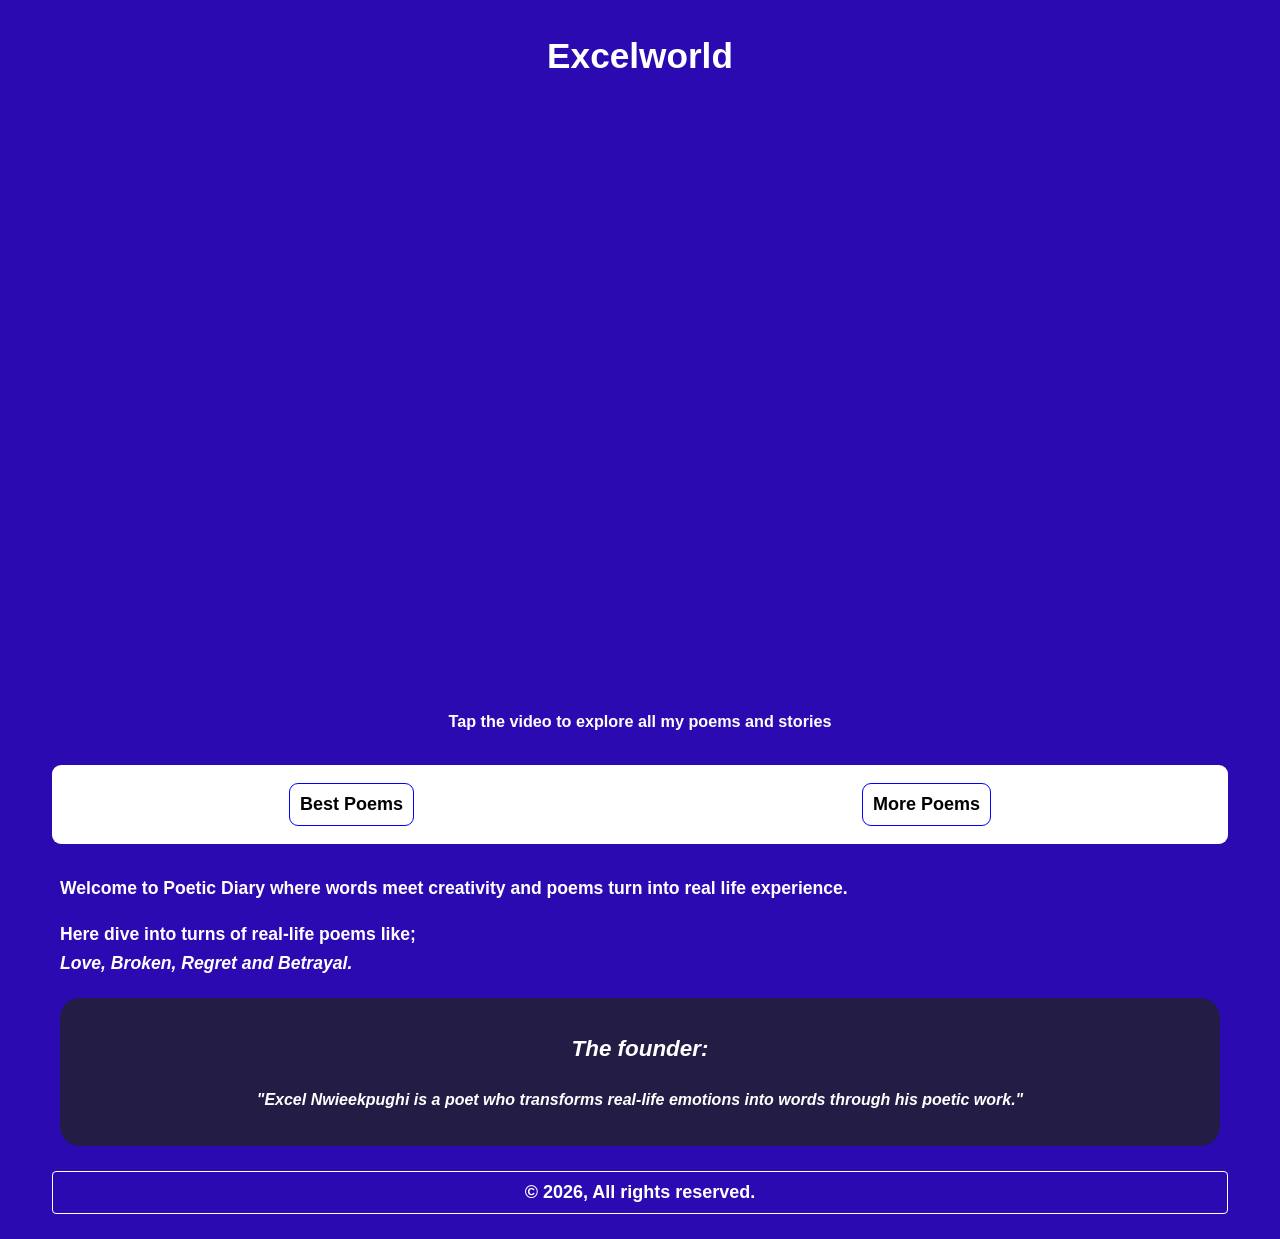
<file: Index.html>
<!DOCTYPE html>
<html lang="en">

<head>
  <meta charset="UTF-8">
  <meta name="viewport" content="width=device-width, initial-scale=1">
  <meta name="description" content="ExcelWorld — poems and short stories by Excel. Read poetry on love, betrayal, and resilience, and shop ebooks.">
 <meta name="google-site-verification"
   content="qeL9fHvLI3VO4gnq2lRZ9t3LwYumMRAZgTpqq0N0gME"/>
   <meta name="author" content="Excel">
  <title>ExcelWorld</title>
    <link rel="stylesheet" href="Excelworld.css">
       
        
  <link rel="icon" href="fav.png" type="image/png">
</head>

<body class="home">
  <header class="excelworld"><h1>Excelworld</h1></header>
  
<a class="video-link" href="https://selar.com/m/miraclexm3yug5z">
  <video autoplay muted loop playsinline> <source src="video.mp4" type="video/mp4"> </video></a>
  
  <p class="about-video">Tap the video to explore all my poems and stories</p>


  
 <nav class="button">
<a href="best.html">Best Poems</a>
<a href="more.html">More Poems</a>
</nav>

<!--<p class="about-button">Tap the button to read some of my poems
</p>-->
  <main><section>

  <p>Welcome to <b>Poetic Diary</b> where words meet creativity and poems turn into real life experience.</p>
   </section>
 
 <article> <p>Here dive into turns of real-life poems like; <br> <i>Love, Broken, Regret and Betrayal.
  </i> </p></article>
  

  <aside class="aside"><h3>The founder:</h3>
  <p>"Excel Nwieekpughi is a poet who transforms real-life emotions into words through his poetic work."</p>
  </aside>
 </main>
 
 <footer>&copy; 2026, All rights reserved.</footer>
 
</body>
</html>
</file>
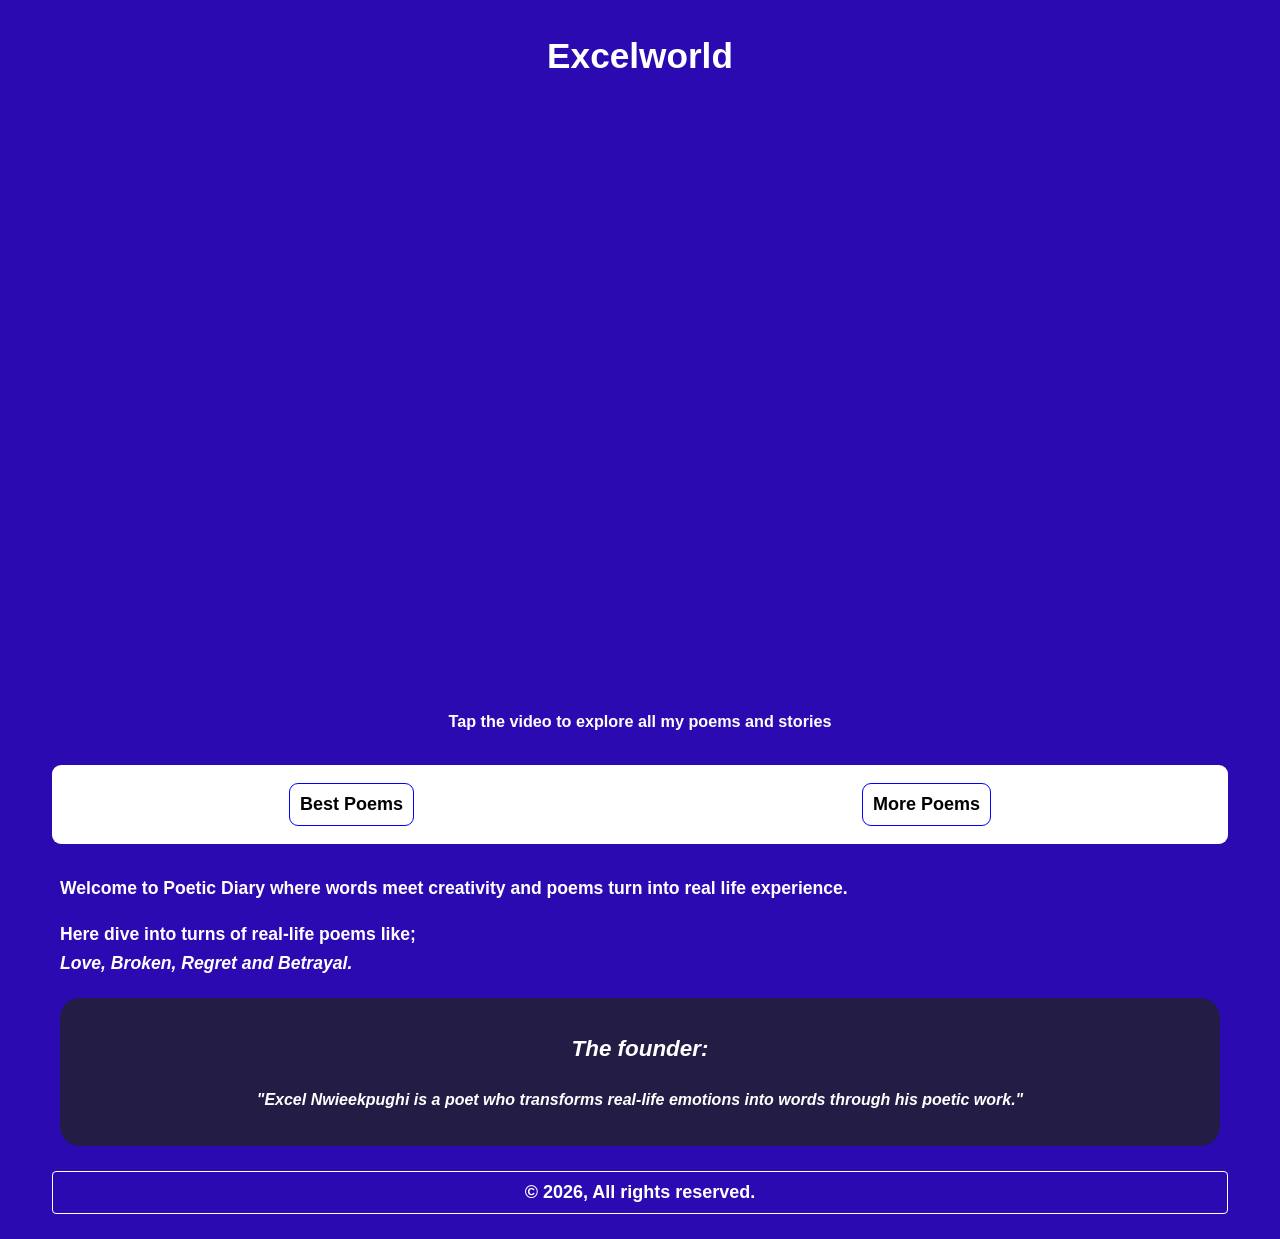
<file: index.html>
<!DOCTYPE html>
<html lang="en">

<head>
  <meta charset="UTF-8">
  <meta name="viewport" content="width=device-width, initial-scale=1">
  <meta name="description" content="ExcelWorld — poems and short stories by Excel. Read poetry on love, betrayal, and resilience, and shop ebooks.">
 <meta name="google-site-verification"
   content="qeL9fHvLI3VO4gnq2lRZ9t3LwYumMRAZgTpqq0N0gME"/>
   <meta name="author" content="Excel">
  <title>ExcelWorld</title>
    <link rel="stylesheet" href="Excelworld.css">
       
        
  <link rel="icon" href="fav.png" type="image/png">
</head>

<body class="home">
  <header class="excelworld"><h1>Excelworld</h1></header>
  
<a class="video-link" href="https://selar.com/m/miraclexm3yug5z">
  <video autoplay muted loop playsinline> <source src="video.mp4" type="video/mp4"> </video></a>
  
  <p class="about-video">Tap the video to explore all my poems and stories</p>


  
 <nav class="button">
<a href="best.html">Best Poems</a>
<a href="more.html">More Poems</a>
</nav>

<!--<p class="about-button">Tap the button to read some of my poems
</p>-->
  <main><section>

  <p>Welcome to <b>Poetic Diary</b> where words meet creativity and poems turn into real life experience.</p>
   </section>
 
 <article> <p>Here dive into turns of real-life poems like; <br> <i>Love, Broken, Regret and Betrayal.
  </i> </p></article>
  

  <aside class="aside"><h3>The founder:</h3>
  <p>"Excel Nwieekpughi is a poet who transforms real-life emotions into words through his poetic work."</p>
  </aside>
 </main>
 
 <footer>&copy; 2026, All rights reserved.</footer>
 
</body>
</html>
</file>
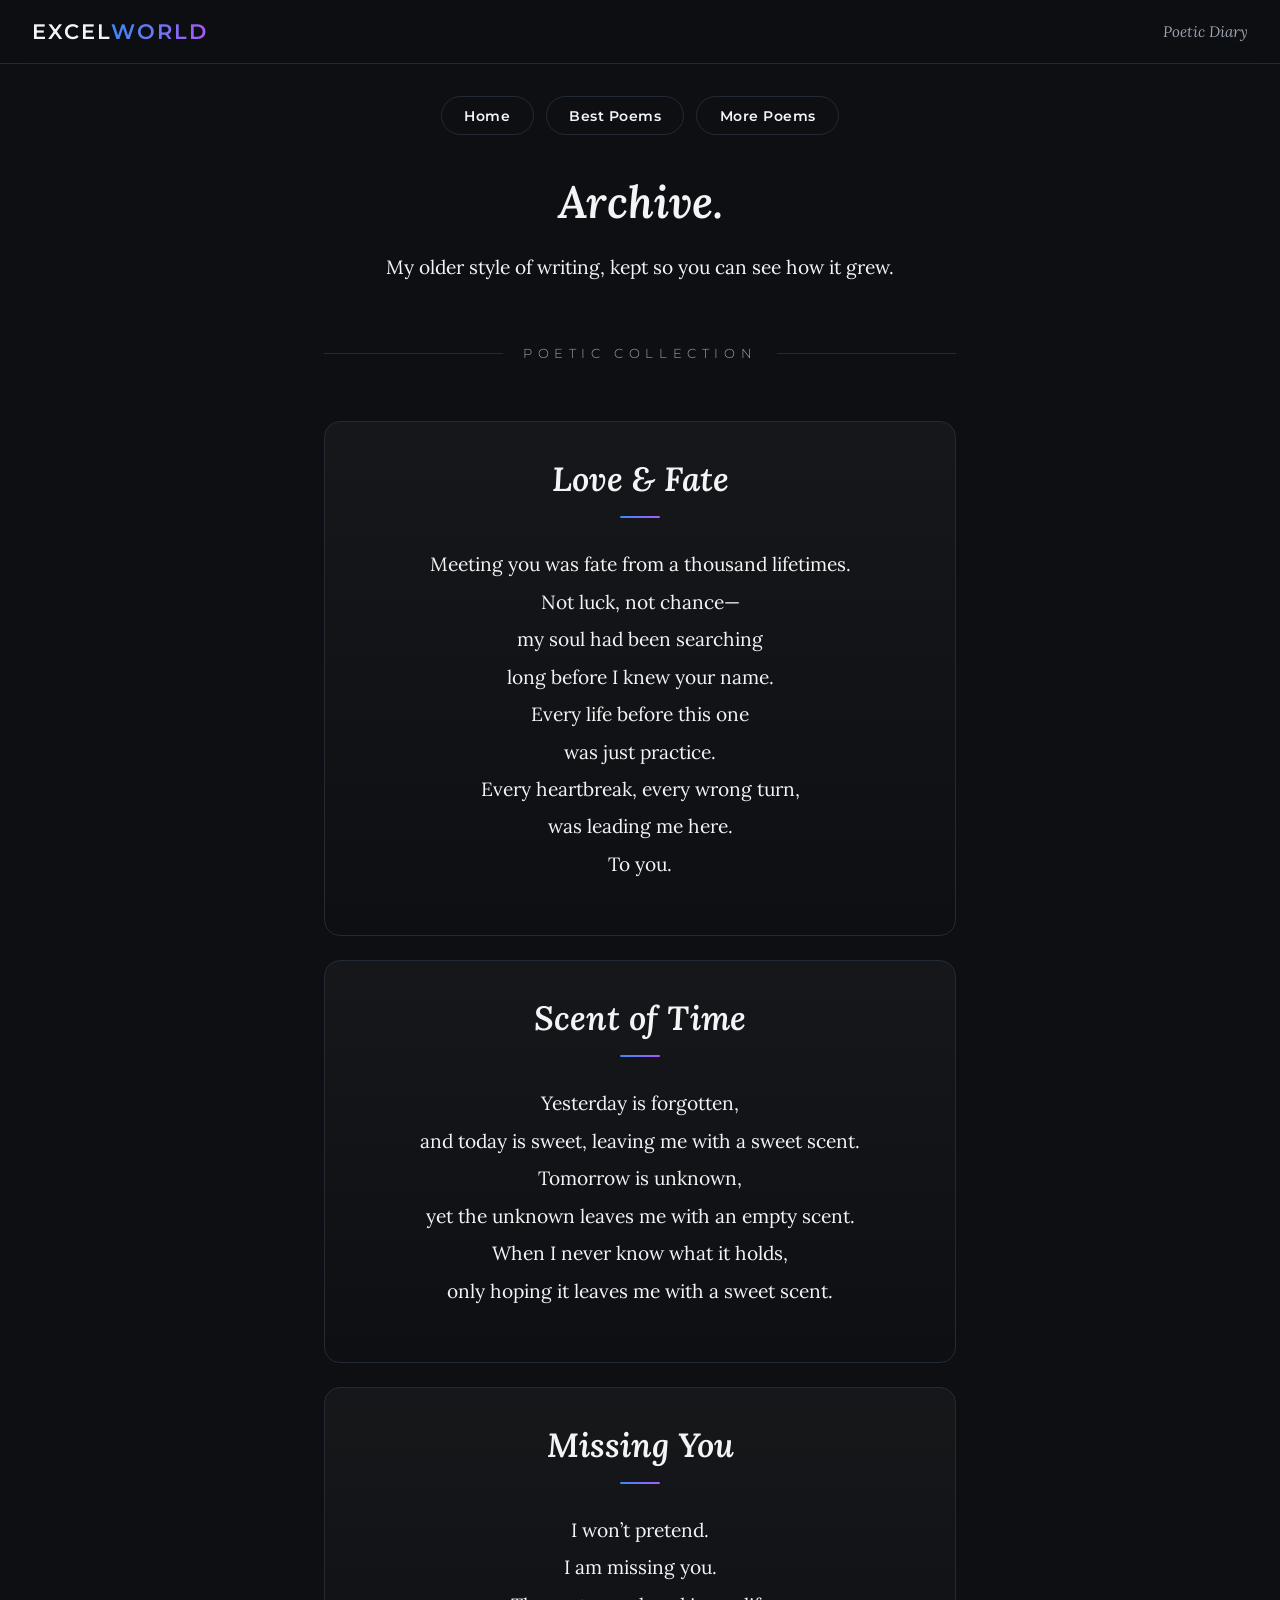
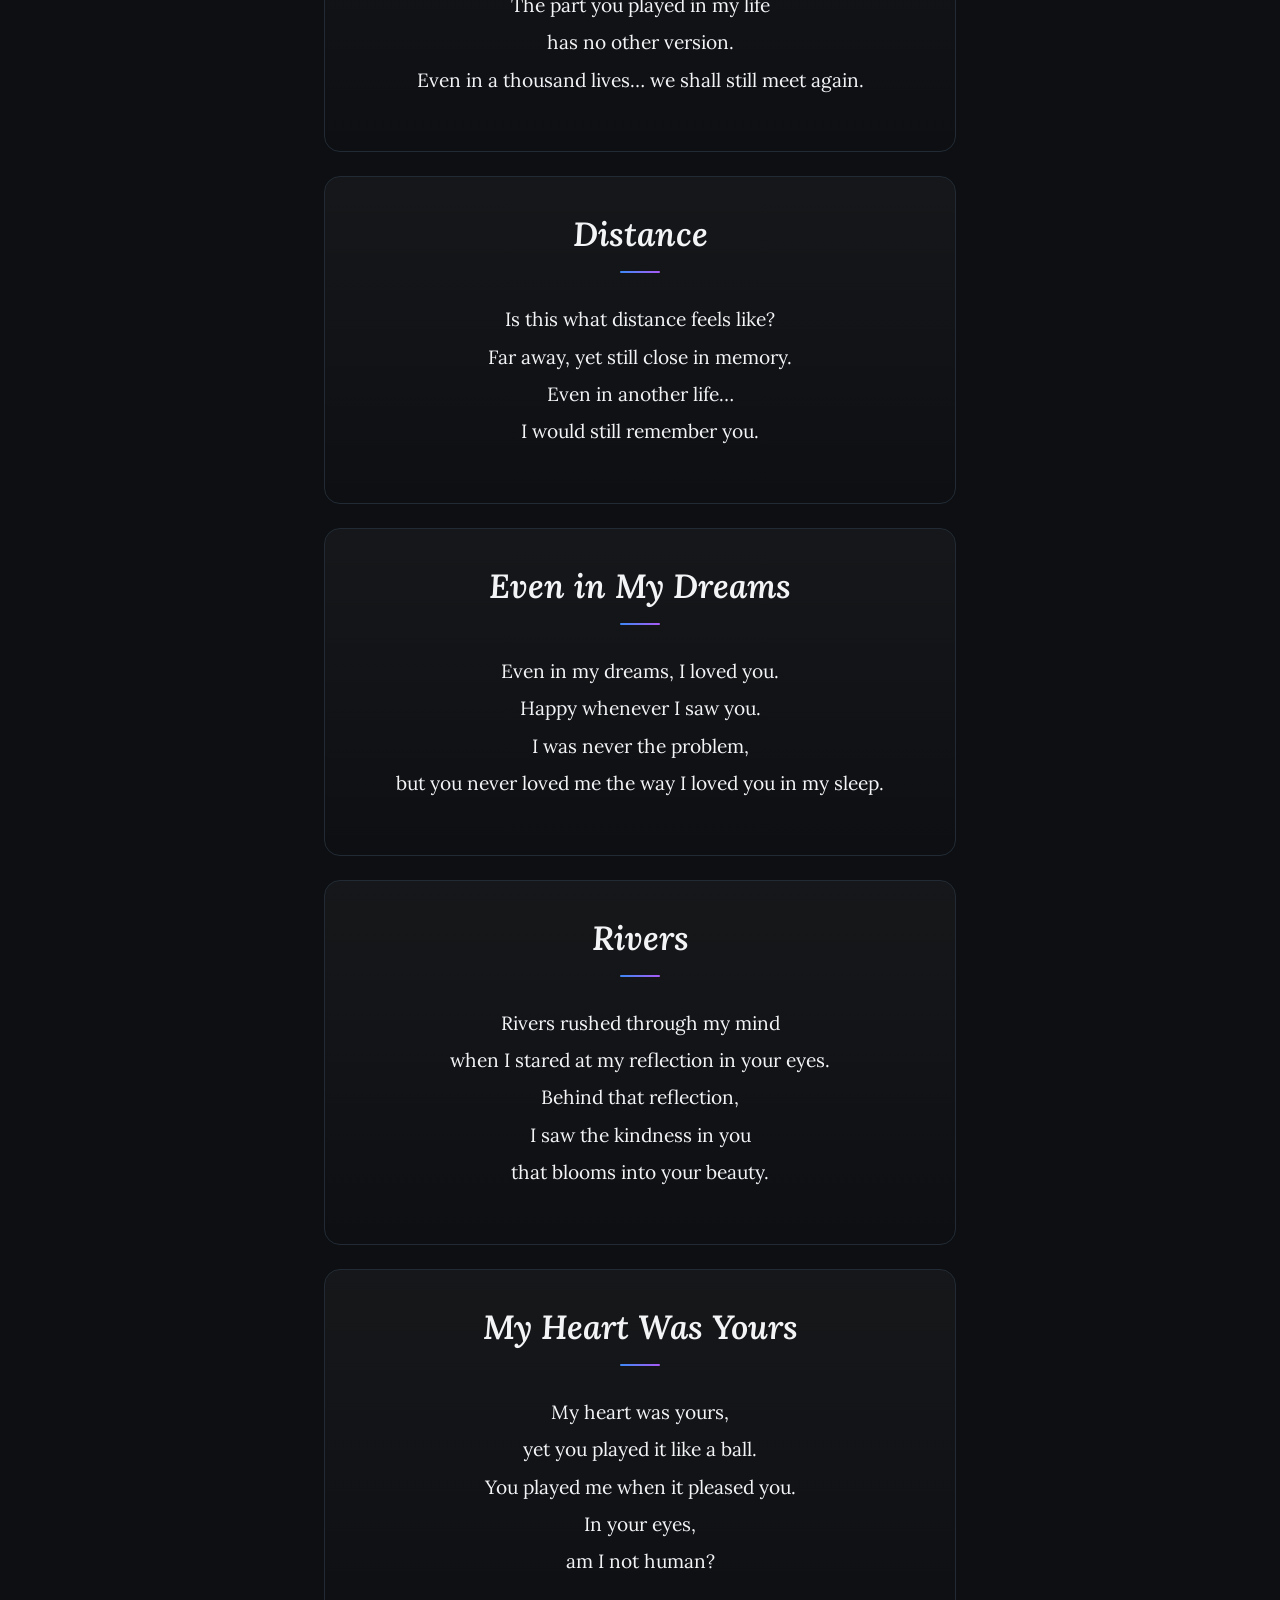
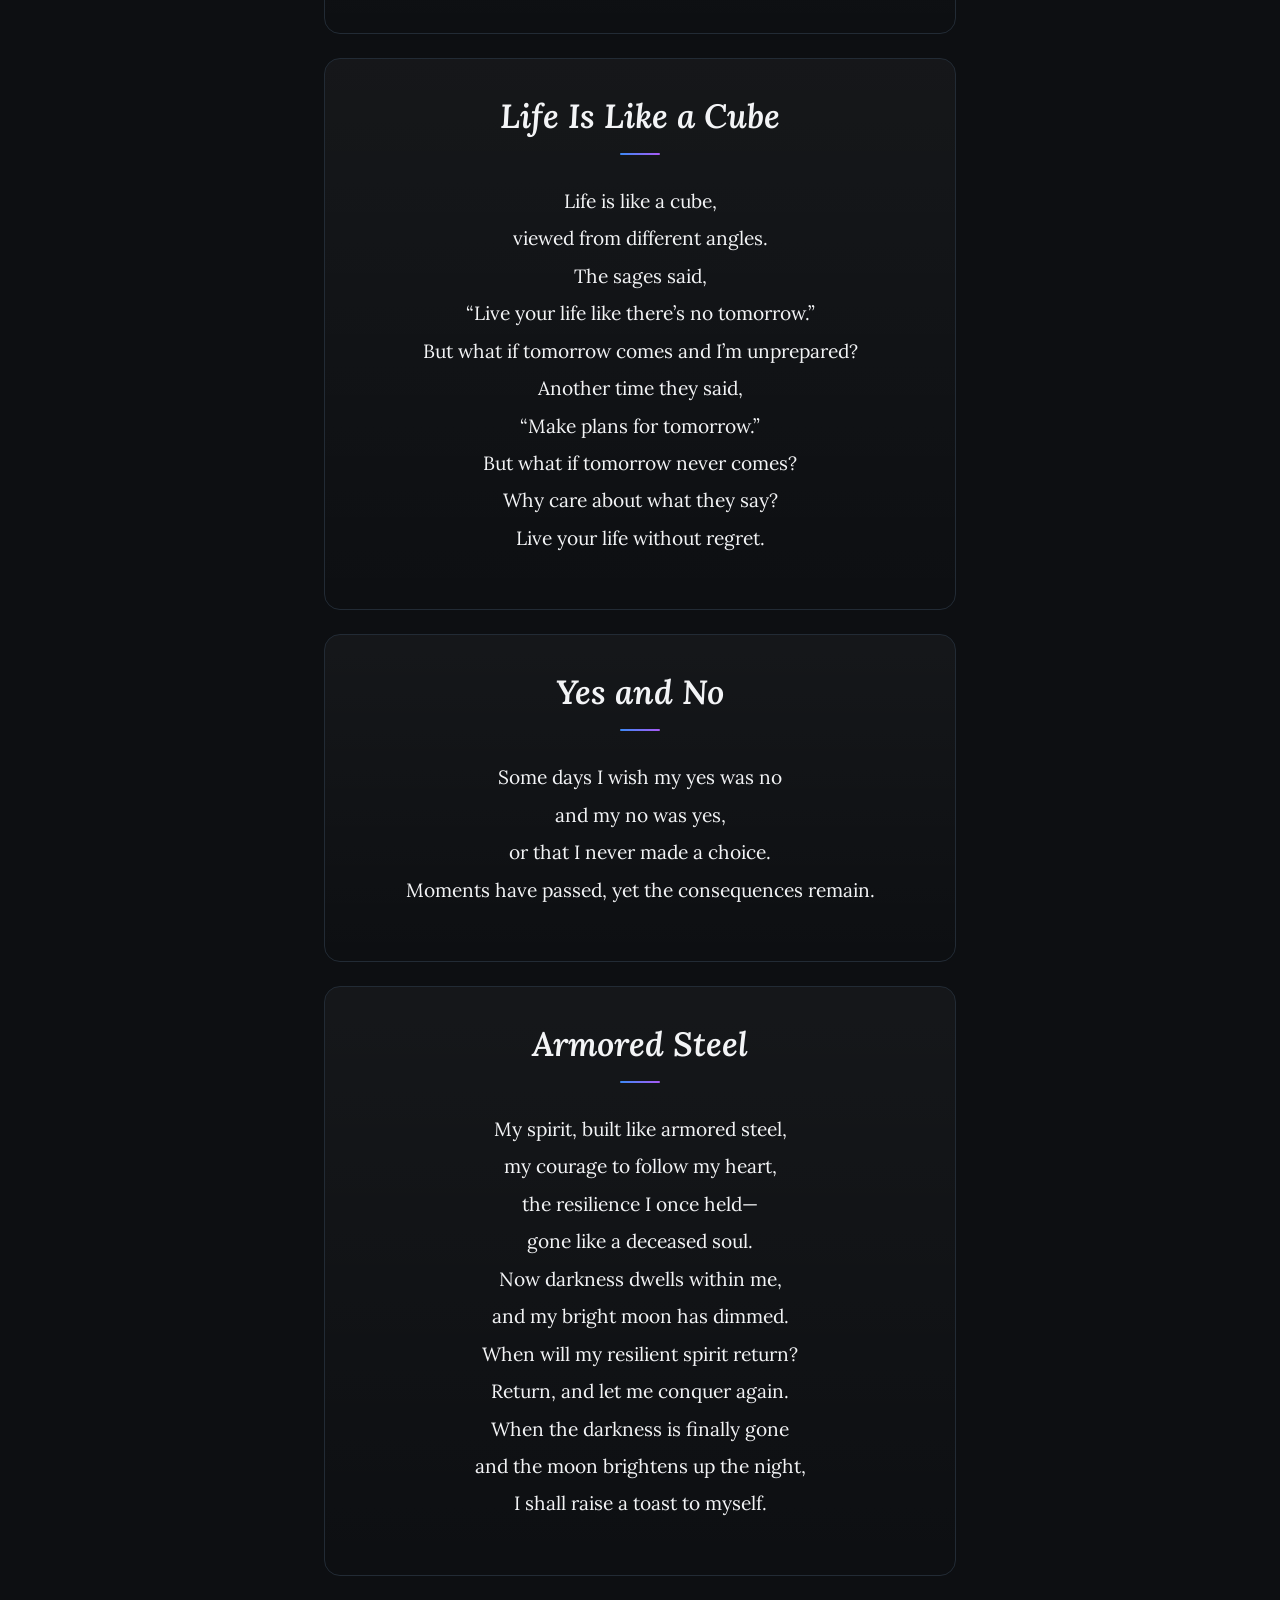
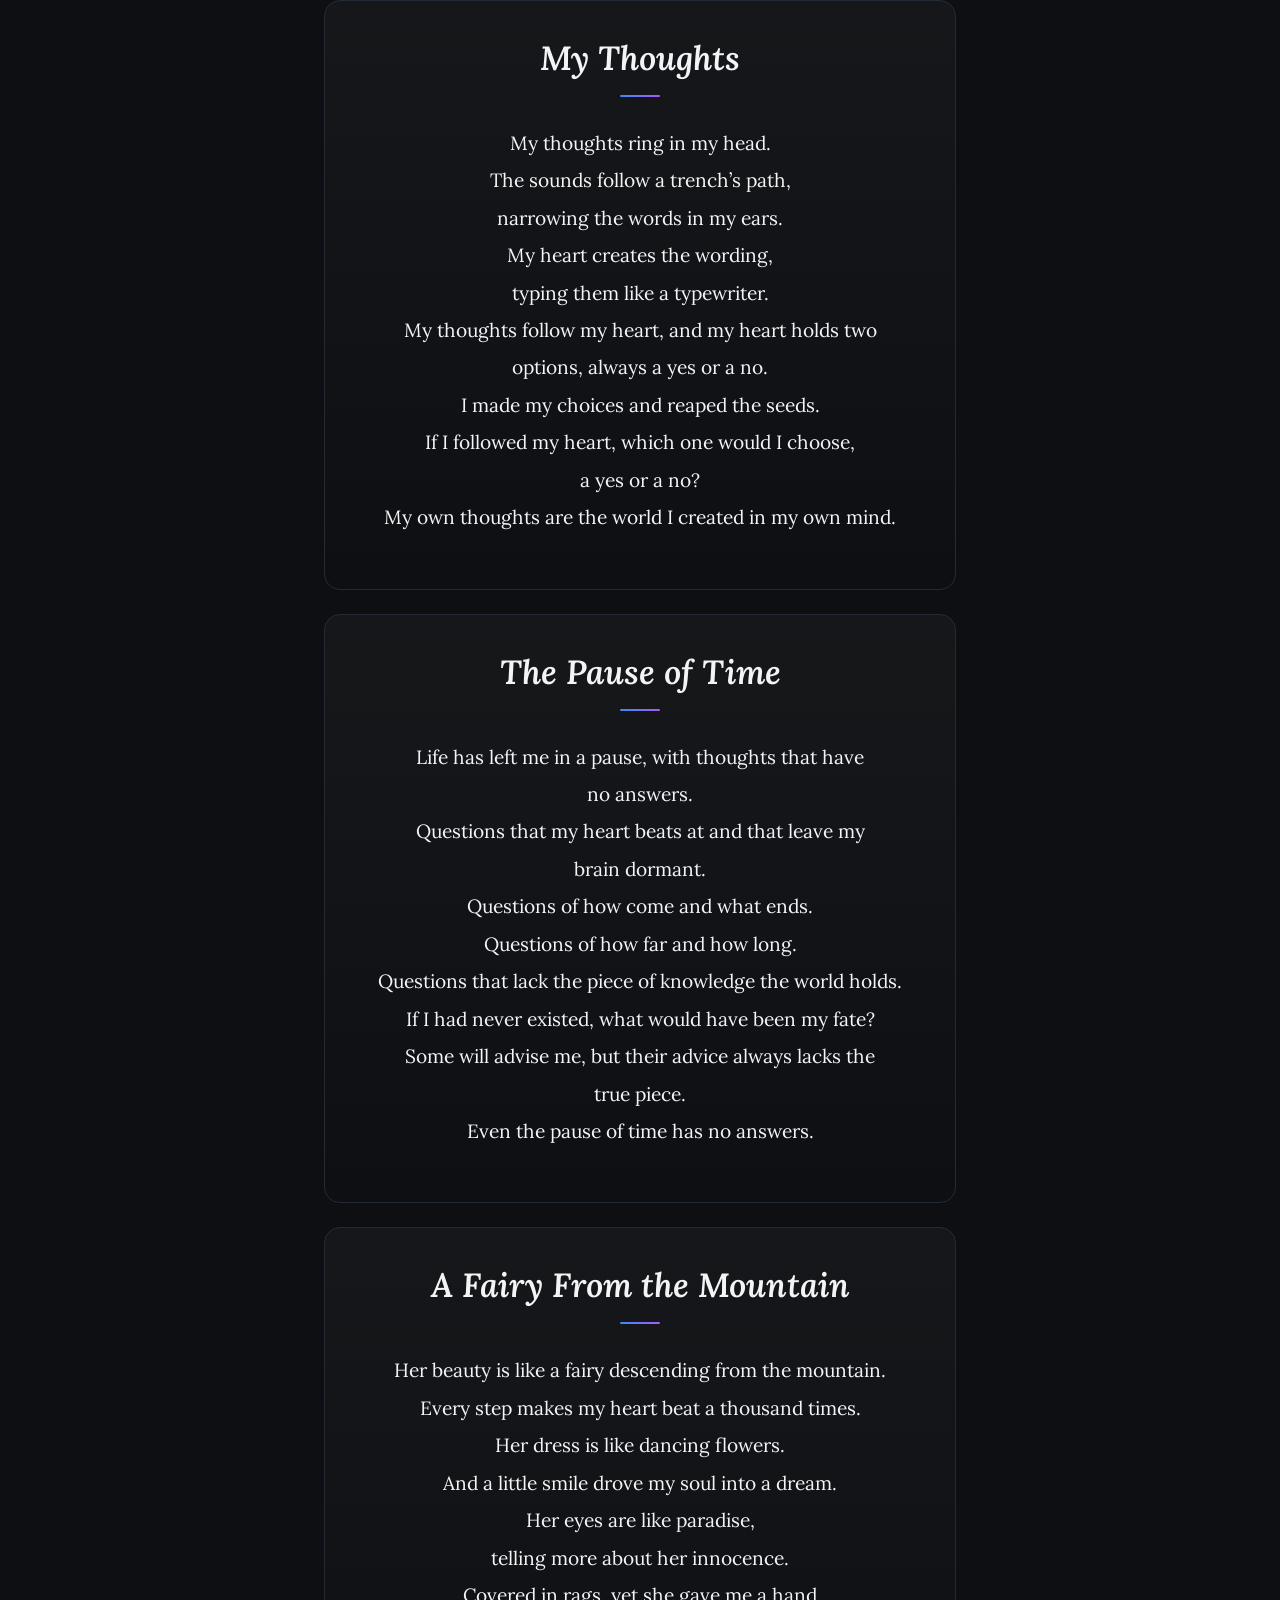
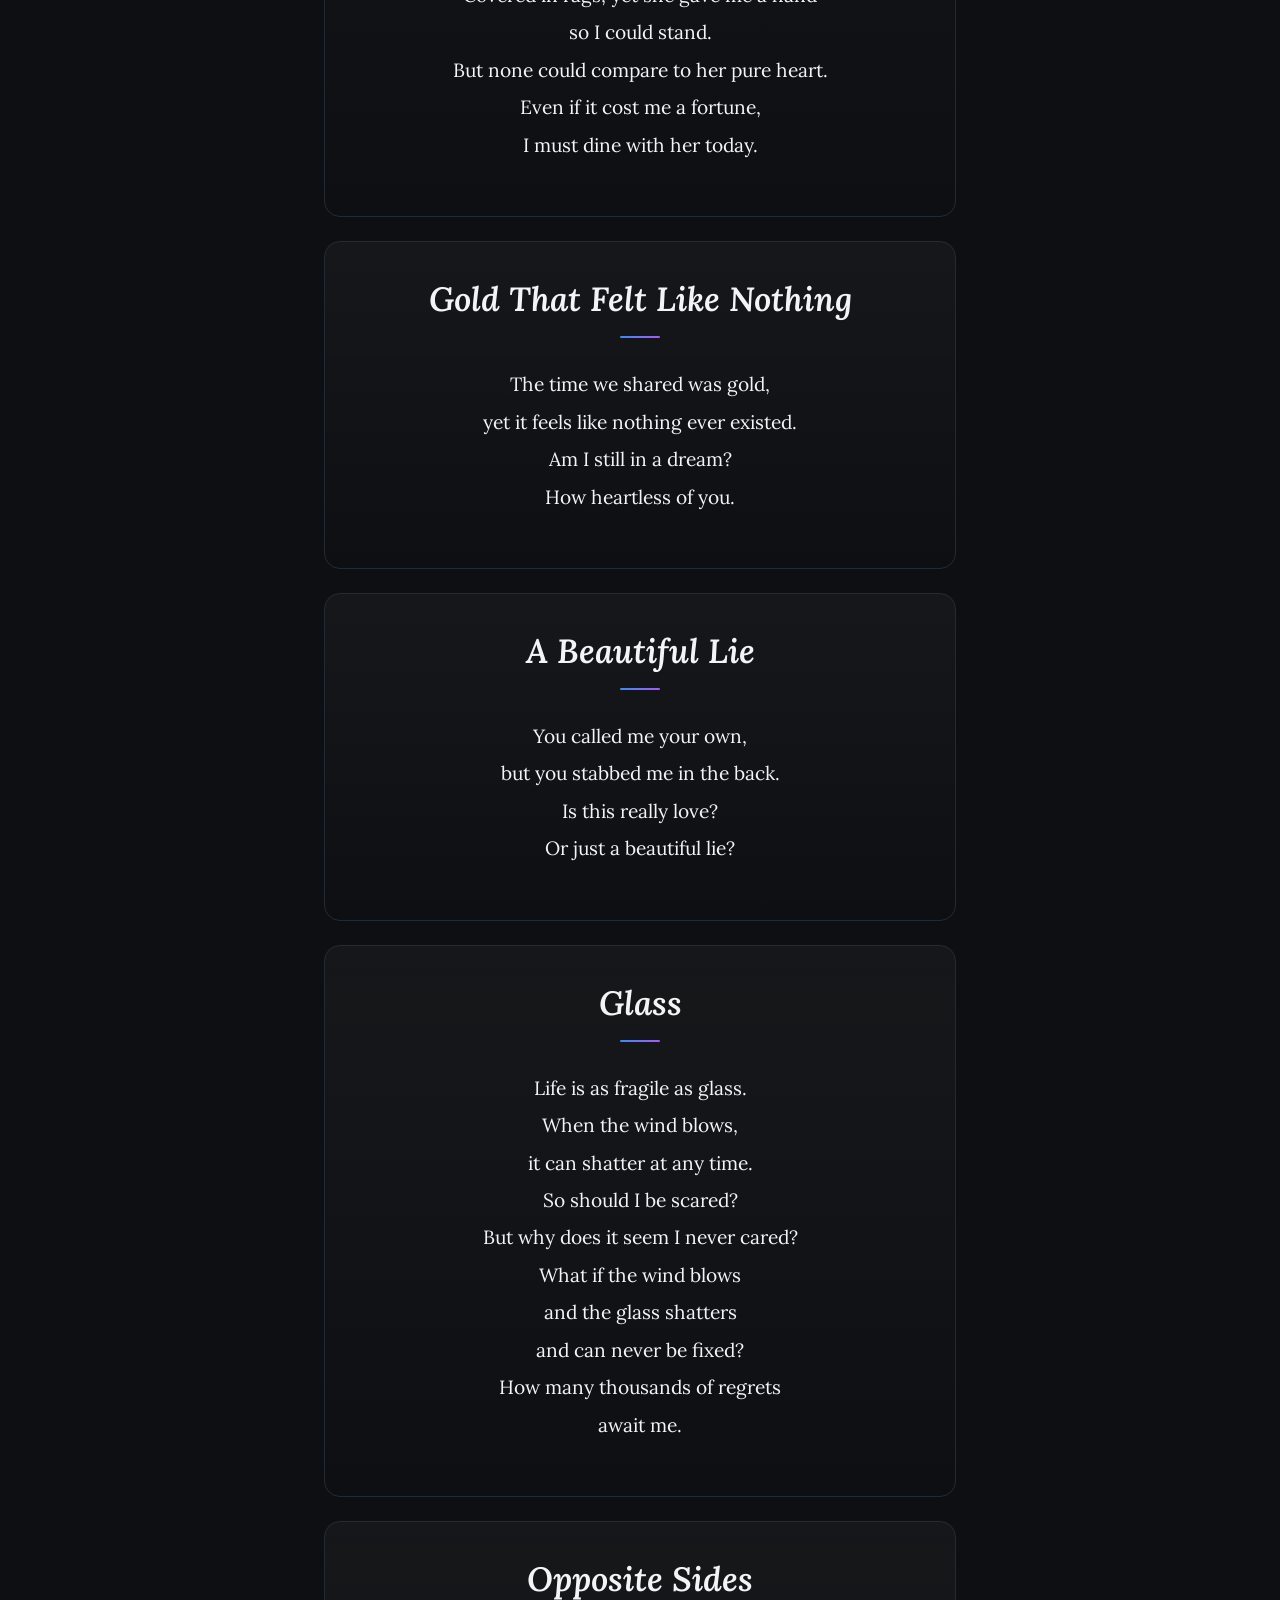
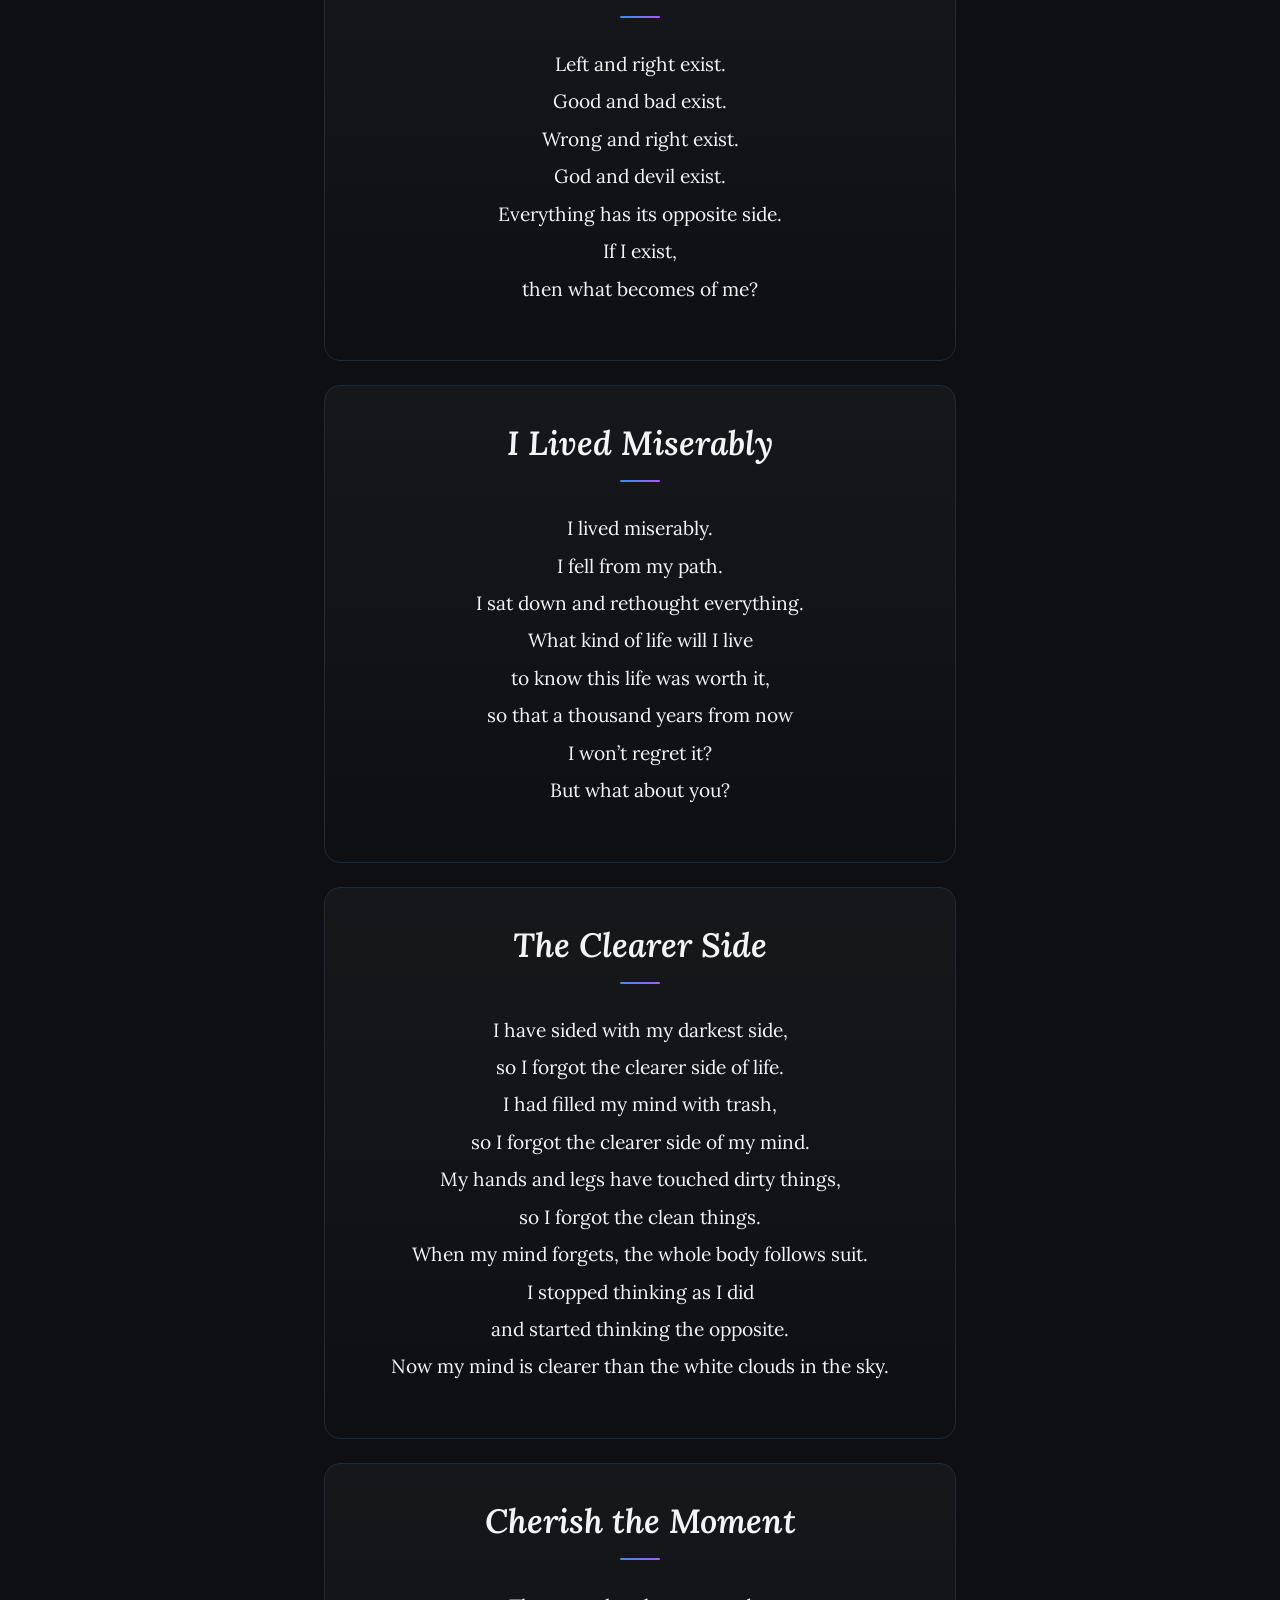
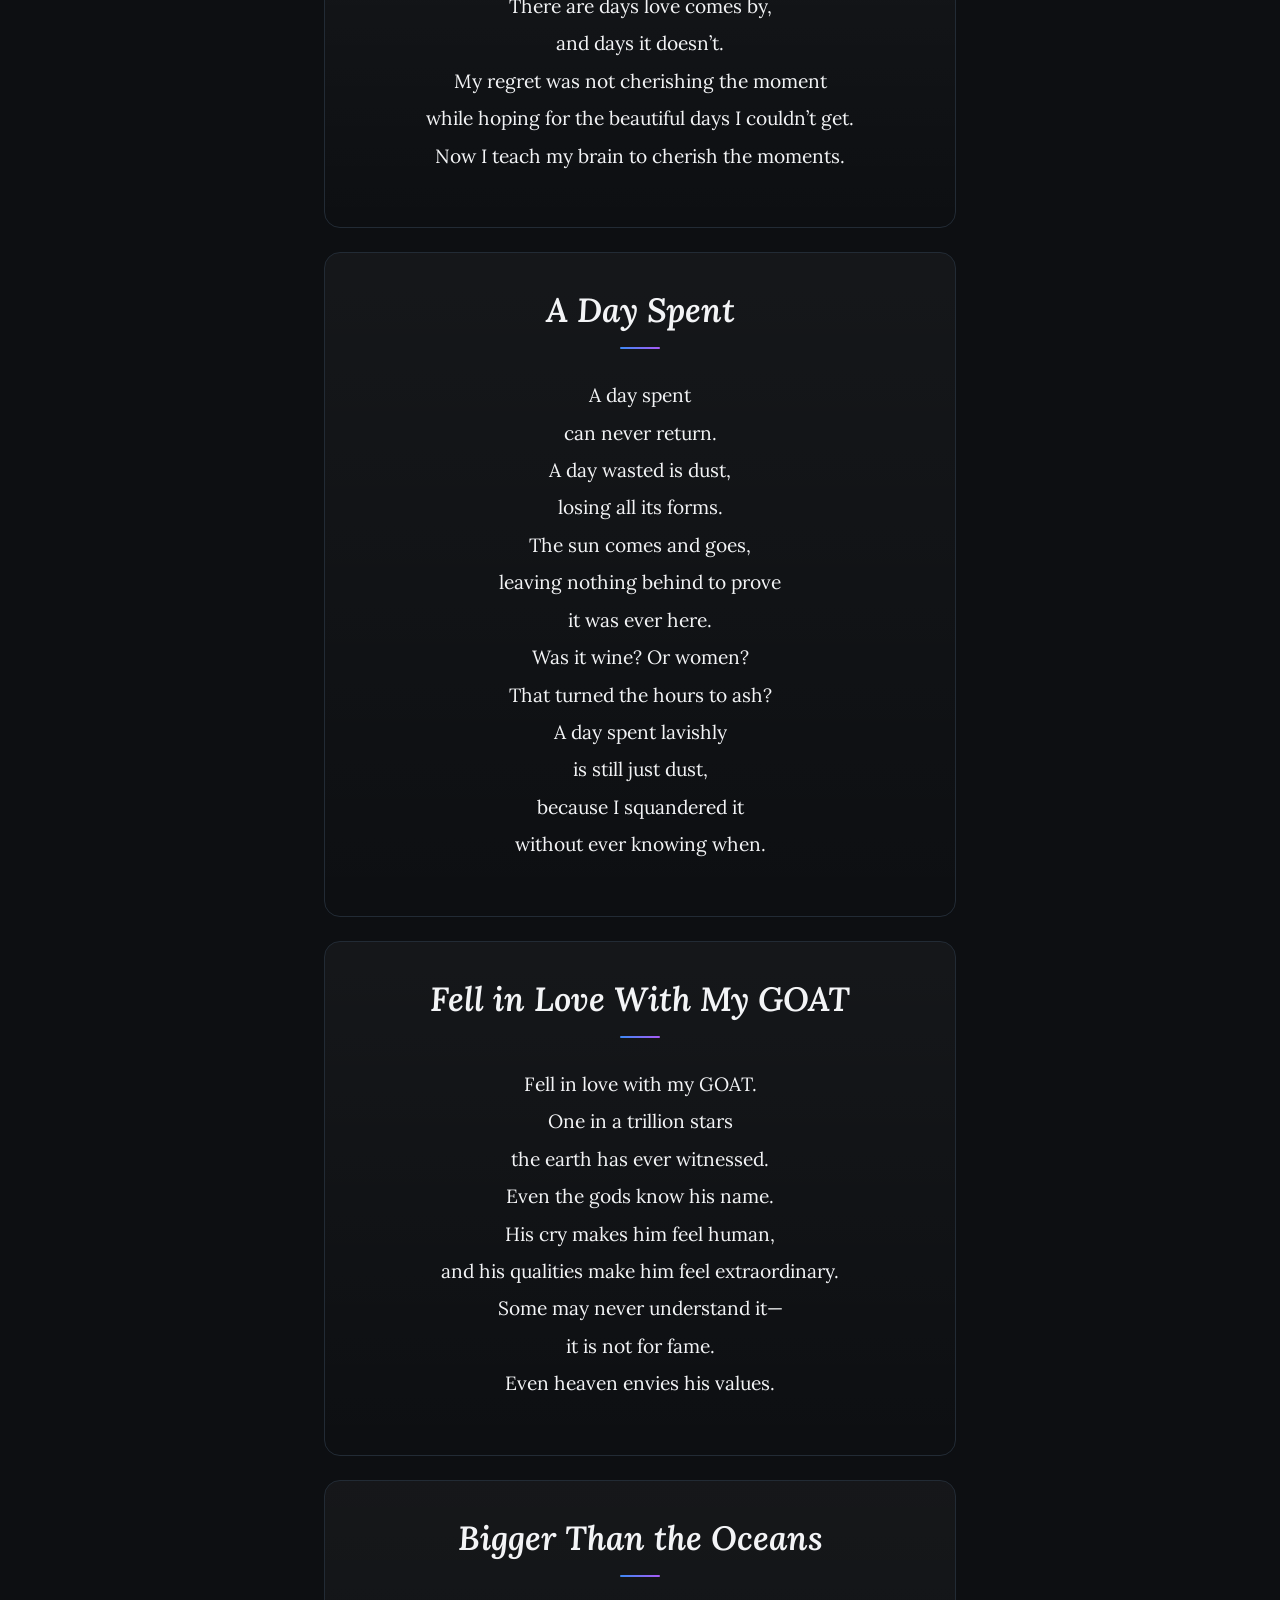
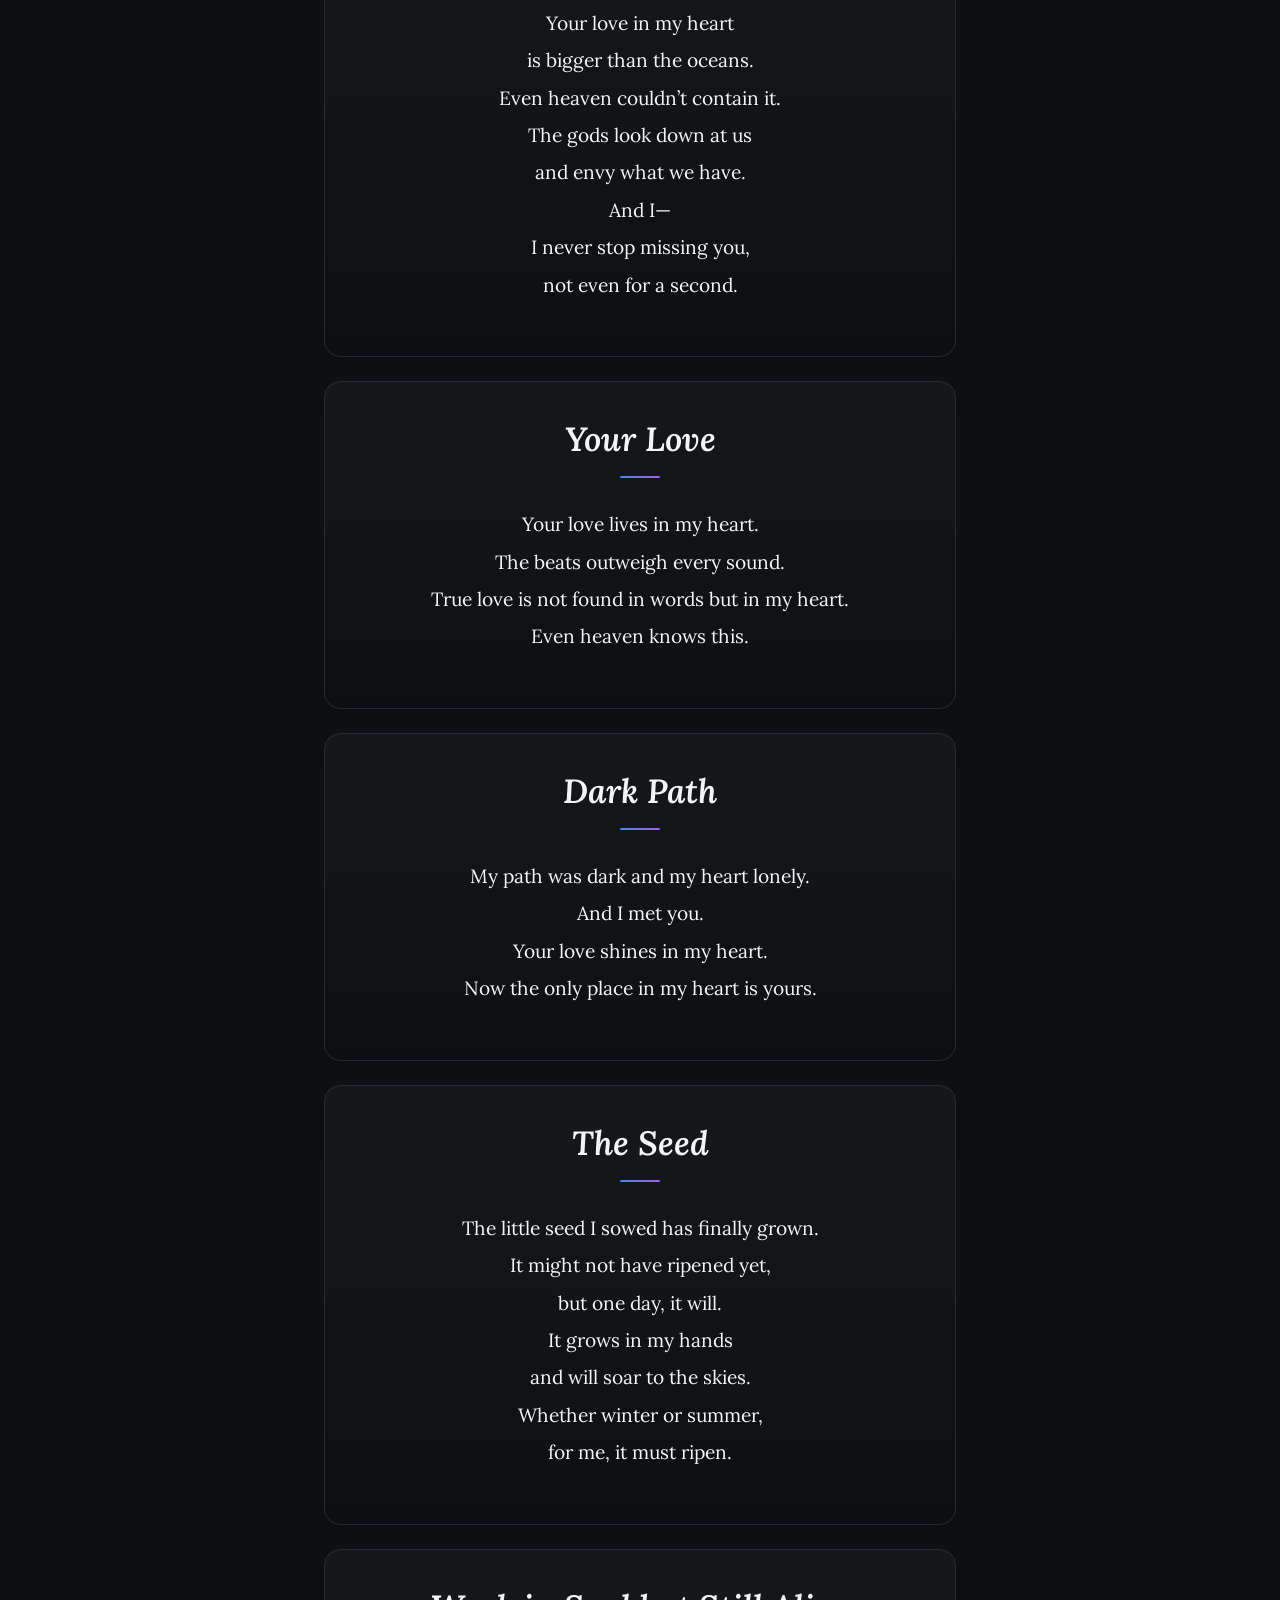
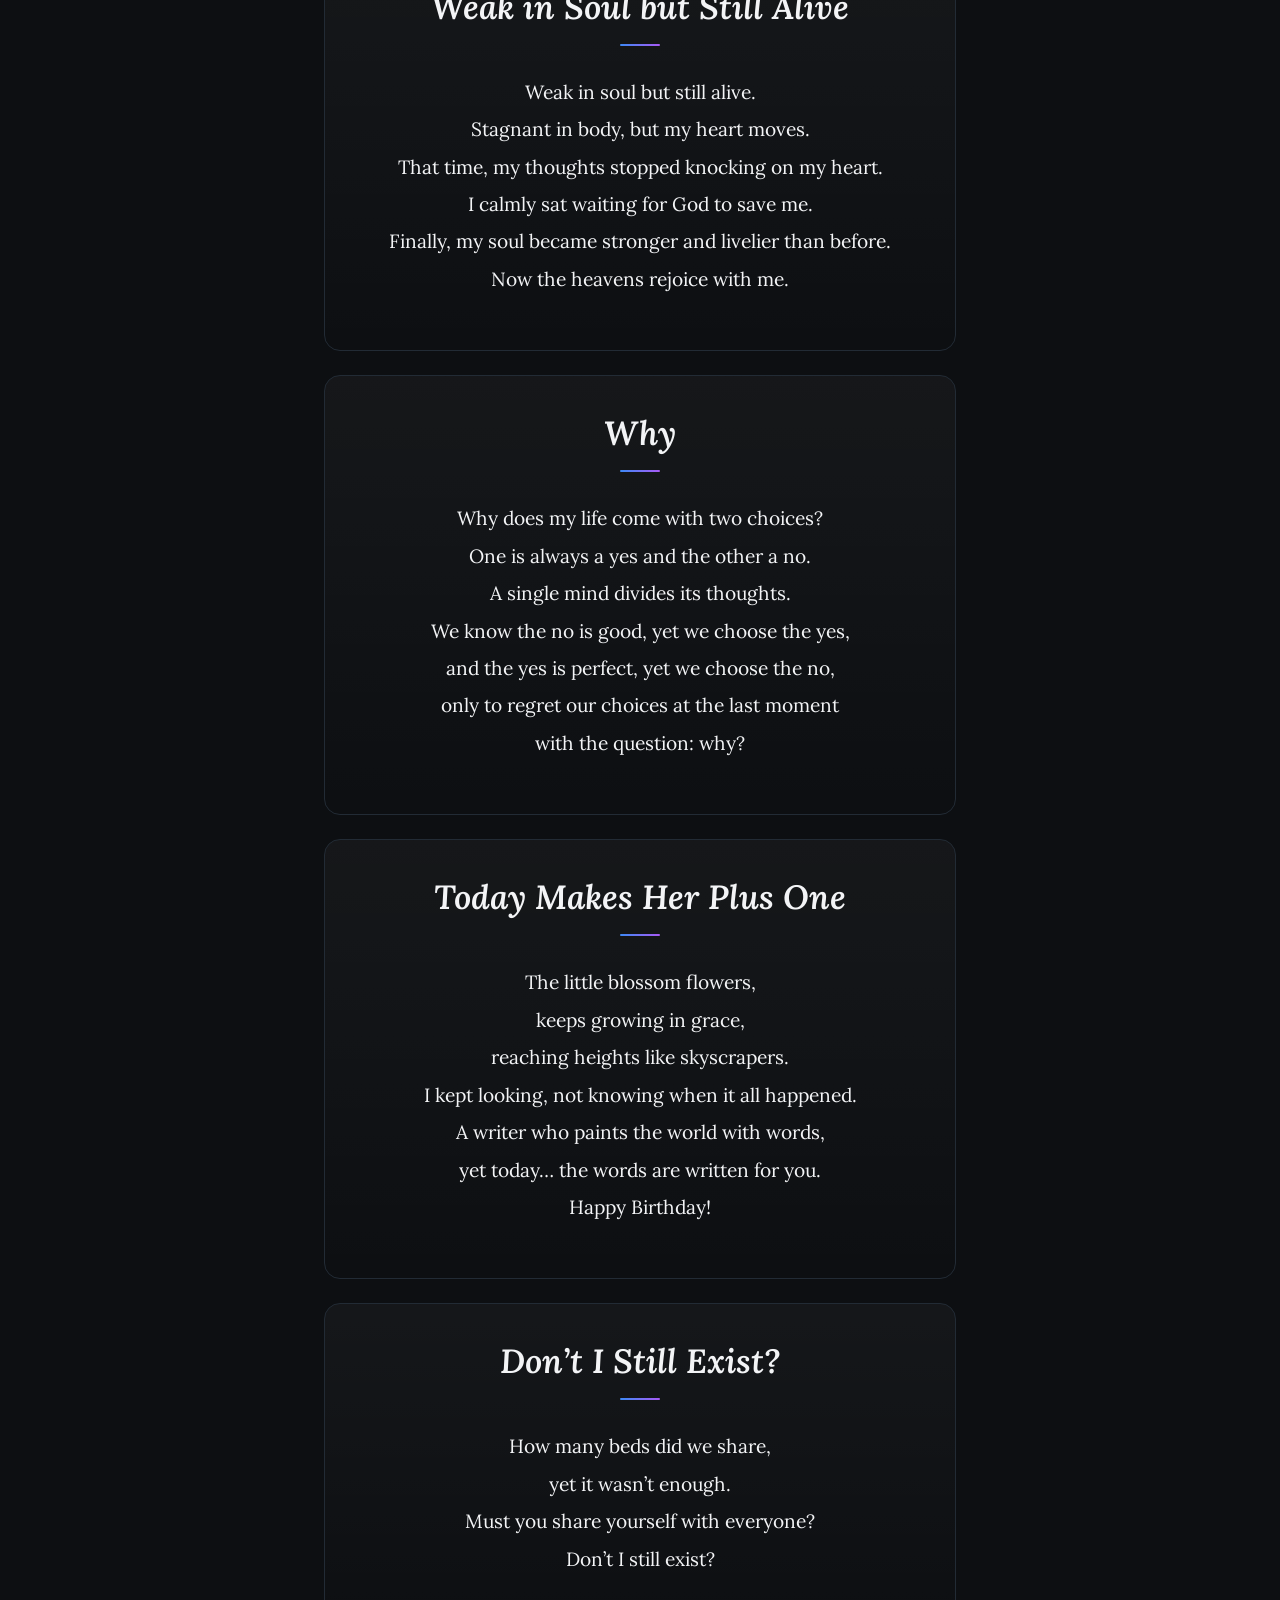
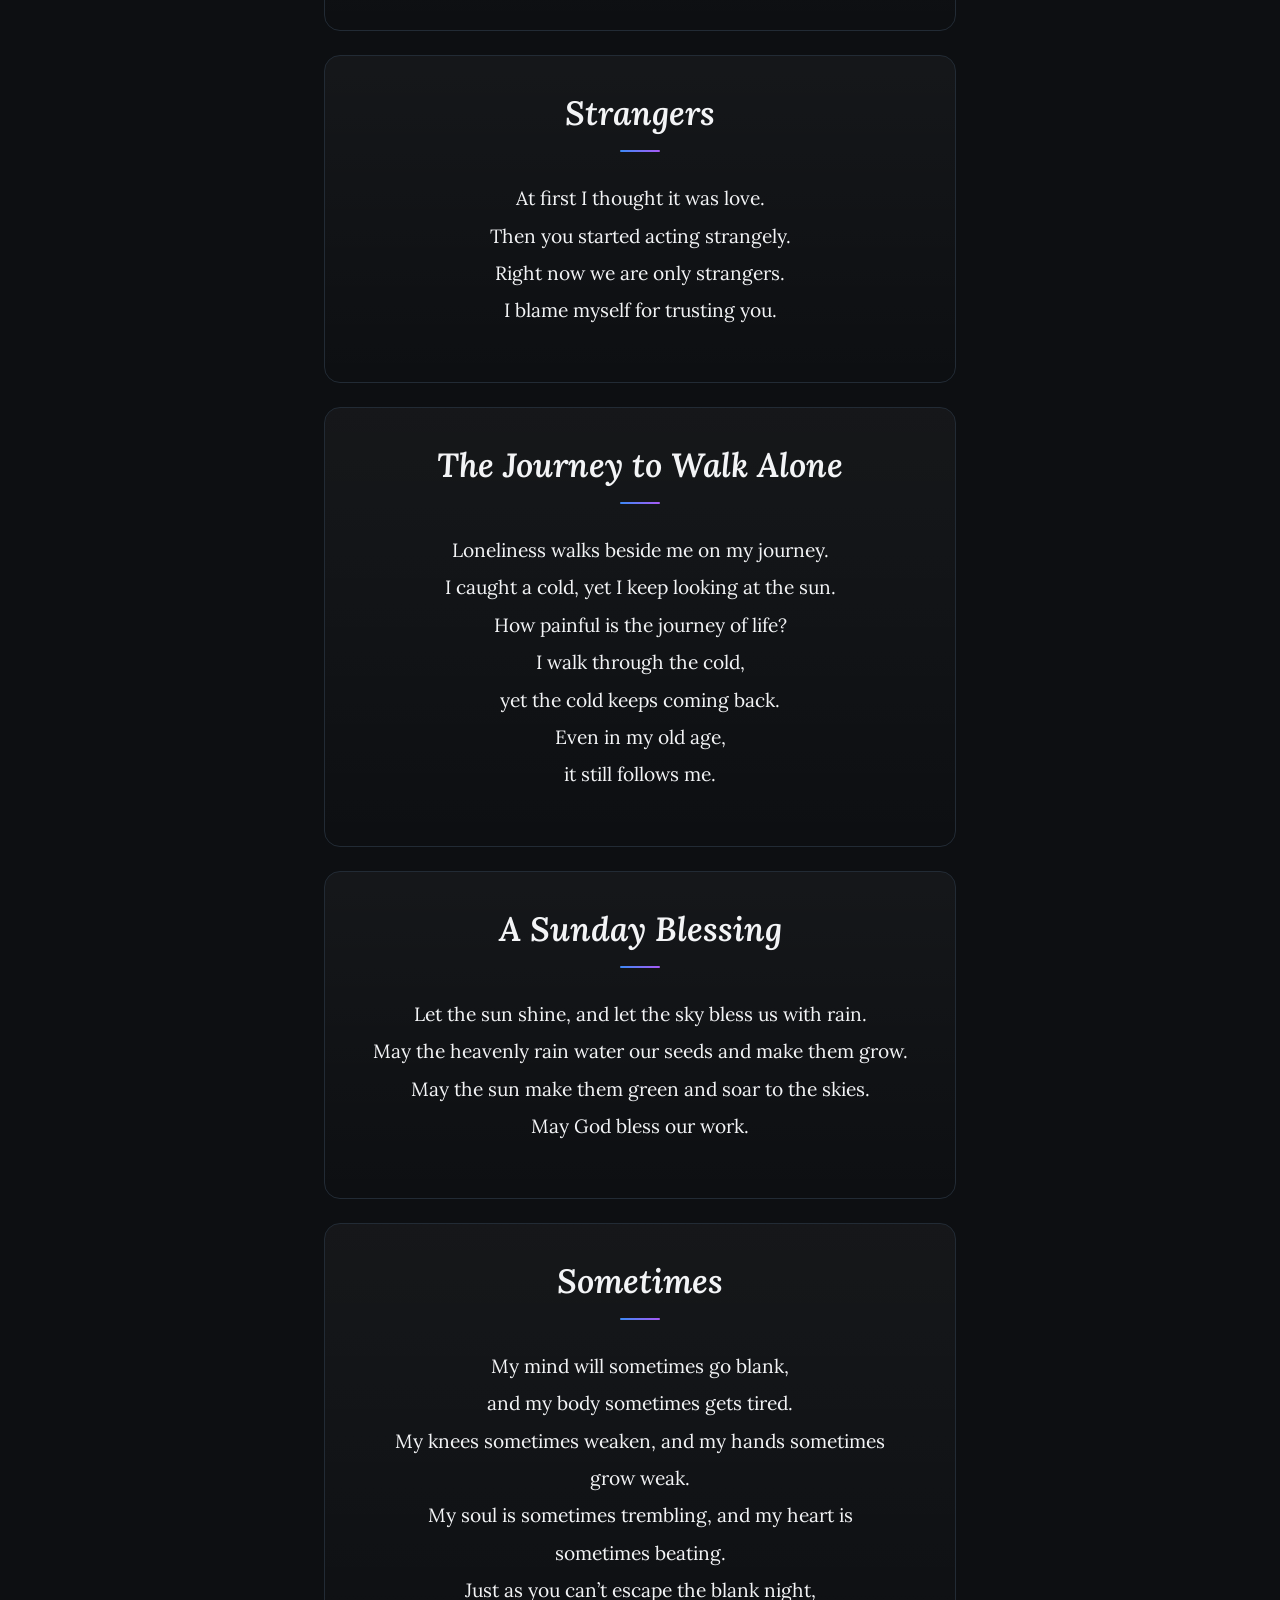
<file: archive.html>
<!DOCTYPE html>
<html lang="en">
<head>
    <meta charset="UTF-8">
    <meta name="viewport" content="width=device-width, initial-scale=1.0">
    <meta name="robots" content="noindex">
    <title>ExcelWorld | Archive</title>
    <link rel="preconnect" href="https://fonts.googleapis.com">
    <link rel="preconnect" href="https://fonts.gstatic.com" crossorigin>
    <link href="https://fonts.googleapis.com/css2?family=Lora:ital,wght@0,400..700;1,400..700&family=Montserrat:wght@300;400;600&display=swap" rel="stylesheet">

    <link rel="stylesheet" href="poems.css">
</head>
<body>

    <header>
        <a class="logo" href="index.html">Excel<span>World</span></a>
        <div class="tagline">Poetic Diary</div>
    </header>

    <main>
        <nav class="page-nav">
            <a href="index.html">Home</a>
            <a href="best.html">Best Poems</a>
            <a href="more.html">More Poems</a>
        </nav>

        <section class="intro">
            <p class="intro-lead">Archive.</p>
            <p class="intro-text">My older style of writing, kept so you can see how it grew.</p>
        </section>

        <div class="section-divider">Poetic Collection</div>

        <article class="poem-island">
            <h2 class="poem-title">Love &amp; Fate</h2>
            <p class="poem-stanza">Meeting you was fate from a thousand lifetimes.<br>Not luck, not chance—<br>my soul had been searching<br>long before I knew your name.<br>Every life before this one<br>was just practice.<br>Every heartbreak, every wrong turn,<br>was leading me here.<br>To you.</p>
        </article>

        <div class="section-divider">◇ ◇ ◇</div>

        <article class="poem-island">
            <h2 class="poem-title">Scent of Time</h2>
            <p class="poem-stanza">Yesterday is forgotten,<br>and today is sweet, leaving me with a sweet scent.<br>Tomorrow is unknown,<br>yet the unknown leaves me with an empty scent.<br>When I never know what it holds,<br>only hoping it leaves me with a sweet scent.</p>
        </article>

        <div class="section-divider">◇ ◇ ◇</div>

        <article class="poem-island">
            <h2 class="poem-title">Missing You</h2>
            <p class="poem-stanza">I won’t pretend.<br>I am missing you.<br>The part you played in my life<br>has no other version.<br>Even in a thousand lives… we shall still meet again.</p>
        </article>

        <div class="section-divider">◇ ◇ ◇</div>

        <article class="poem-island">
            <h2 class="poem-title">Distance</h2>
            <p class="poem-stanza">Is this what distance feels like?<br>Far away, yet still close in memory.<br>Even in another life…<br>I would still remember you.</p>
        </article>

        <div class="section-divider">◇ ◇ ◇</div>

        <article class="poem-island">
            <h2 class="poem-title">Even in My Dreams</h2>
            <p class="poem-stanza">Even in my dreams, I loved you.<br>Happy whenever I saw you.<br>I was never the problem,<br>but you never loved me the way I loved you in my sleep.</p>
        </article>

        <div class="section-divider">◇ ◇ ◇</div>

        <article class="poem-island">
            <h2 class="poem-title">Rivers</h2>
            <p class="poem-stanza">Rivers rushed through my mind<br>when I stared at my reflection in your eyes.<br>Behind that reflection,<br>I saw the kindness in you<br>that blooms into your beauty.</p>
        </article>

        <div class="section-divider">◇ ◇ ◇</div>

        <article class="poem-island">
            <h2 class="poem-title">My Heart Was Yours</h2>
            <p class="poem-stanza">My heart was yours,<br>yet you played it like a ball.<br>You played me when it pleased you.<br>In your eyes,<br>am I not human?</p>
        </article>

        <div class="section-divider">◇ ◇ ◇</div>

        <article class="poem-island">
            <h2 class="poem-title">Life Is Like a Cube</h2>
            <p class="poem-stanza">Life is like a cube,<br>viewed from different angles.<br>The sages said,<br>“Live your life like there’s no tomorrow.”<br>But what if tomorrow comes and I’m unprepared?<br>Another time they said,<br>“Make plans for tomorrow.”<br>But what if tomorrow never comes?<br>Why care about what they say?<br>Live your life without regret.</p>
        </article>

        <div class="section-divider">◇ ◇ ◇</div>

        <article class="poem-island">
            <h2 class="poem-title">Yes and No</h2>
            <p class="poem-stanza">Some days I wish my yes was no<br>and my no was yes,<br>or that I never made a choice.<br>Moments have passed, yet the consequences remain.</p>
        </article>

        <div class="section-divider">◇ ◇ ◇</div>

        <article class="poem-island">
            <h2 class="poem-title">Armored Steel</h2>
            <p class="poem-stanza">My spirit, built like armored steel,<br>my courage to follow my heart,<br>the resilience I once held—<br>gone like a deceased soul.<br>Now darkness dwells within me,<br>and my bright moon has dimmed.<br>When will my resilient spirit return?<br>Return, and let me conquer again.<br>When the darkness is finally gone<br>and the moon brightens up the night,<br>I shall raise a toast to myself.</p>
        </article>

        <div class="section-divider">◇ ◇ ◇</div>

        <article class="poem-island">
            <h2 class="poem-title">My Thoughts</h2>
            <p class="poem-stanza">My thoughts ring in my head.<br>The sounds follow a trench’s path,<br>narrowing the words in my ears.<br>My heart creates the wording,<br>typing them like a typewriter.<br>My thoughts follow my heart, and my heart holds two options, always a yes or a no.<br>I made my choices and reaped the seeds.<br>If I followed my heart, which one would I choose,<br>a yes or a no?<br>My own thoughts are the world I created in my own mind.</p>
        </article>

        <div class="section-divider">◇ ◇ ◇</div>

        <article class="poem-island">
            <h2 class="poem-title">The Pause of Time</h2>
            <p class="poem-stanza">Life has left me in a pause, with thoughts that have no answers.<br>Questions that my heart beats at and that leave my brain dormant.<br>Questions of how come and what ends.<br>Questions of how far and how long.<br>Questions that lack the piece of knowledge the world holds.<br>If I had never existed, what would have been my fate?<br>Some will advise me, but their advice always lacks the true piece.<br>Even the pause of time has no answers.</p>
        </article>

        <div class="section-divider">◇ ◇ ◇</div>

        <article class="poem-island">
            <h2 class="poem-title">A Fairy From the Mountain</h2>
            <p class="poem-stanza">Her beauty is like a fairy descending from the mountain.<br>Every step makes my heart beat a thousand times.<br>Her dress is like dancing flowers.<br>And a little smile drove my soul into a dream.<br>Her eyes are like paradise,<br>telling more about her innocence.<br>Covered in rags, yet she gave me a hand<br>so I could stand.<br>But none could compare to her pure heart.<br>Even if it cost me a fortune,<br>I must dine with her today.</p>
        </article>

        <div class="section-divider">◇ ◇ ◇</div>

        <article class="poem-island">
            <h2 class="poem-title">Gold That Felt Like Nothing</h2>
            <p class="poem-stanza">The time we shared was gold,<br>yet it feels like nothing ever existed.<br>Am I still in a dream?<br>How heartless of you.</p>
        </article>

        <div class="section-divider">◇ ◇ ◇</div>

        <article class="poem-island">
            <h2 class="poem-title">A Beautiful Lie</h2>
            <p class="poem-stanza">You called me your own,<br>but you stabbed me in the back.<br>Is this really love?<br>Or just a beautiful lie?</p>
        </article>

        <div class="section-divider">◇ ◇ ◇</div>

        <article class="poem-island">
            <h2 class="poem-title">Glass</h2>
            <p class="poem-stanza">Life is as fragile as glass.<br>When the wind blows,<br>it can shatter at any time.<br>So should I be scared?<br>But why does it seem I never cared?<br>What if the wind blows<br>and the glass shatters<br>and can never be fixed?<br>How many thousands of regrets<br>await me.</p>
        </article>

        <div class="section-divider">◇ ◇ ◇</div>

        <article class="poem-island">
            <h2 class="poem-title">Opposite Sides</h2>
            <p class="poem-stanza">Left and right exist.<br>Good and bad exist.<br>Wrong and right exist.<br>God and devil exist.<br>Everything has its opposite side.<br>If I exist,<br>then what becomes of me?</p>
        </article>

        <div class="section-divider">◇ ◇ ◇</div>

        <article class="poem-island">
            <h2 class="poem-title">I Lived Miserably</h2>
            <p class="poem-stanza">I lived miserably.<br>I fell from my path.<br>I sat down and rethought everything.<br>What kind of life will I live<br>to know this life was worth it,<br>so that a thousand years from now<br>I won’t regret it?<br>But what about you?</p>
        </article>

        <div class="section-divider">◇ ◇ ◇</div>

        <article class="poem-island">
            <h2 class="poem-title">The Clearer Side</h2>
            <p class="poem-stanza">I have sided with my darkest side,<br>so I forgot the clearer side of life.<br>I had filled my mind with trash,<br>so I forgot the clearer side of my mind.<br>My hands and legs have touched dirty things,<br>so I forgot the clean things.<br>When my mind forgets, the whole body follows suit.<br>I stopped thinking as I did<br>and started thinking the opposite.<br>Now my mind is clearer than the white clouds in the sky.</p>
        </article>

        <div class="section-divider">◇ ◇ ◇</div>

        <article class="poem-island">
            <h2 class="poem-title">Cherish the Moment</h2>
            <p class="poem-stanza">There are days love comes by,<br>and days it doesn’t.<br>My regret was not cherishing the moment<br>while hoping for the beautiful days I couldn’t get.<br>Now I teach my brain to cherish the moments.</p>
        </article>

        <div class="section-divider">◇ ◇ ◇</div>

        <article class="poem-island">
            <h2 class="poem-title">A Day Spent</h2>
            <p class="poem-stanza">A day spent<br>can never return.<br>A day wasted is dust,<br>losing all its forms.<br>The sun comes and goes,<br>leaving nothing behind to prove<br>it was ever here.<br>Was it wine? Or women?<br>That turned the hours to ash?<br>A day spent lavishly<br>is still just dust,<br>because I squandered it<br>without ever knowing when.</p>
        </article>

        <div class="section-divider">◇ ◇ ◇</div>

        <article class="poem-island">
            <h2 class="poem-title">Fell in Love With My GOAT</h2>
            <p class="poem-stanza">Fell in love with my GOAT.<br>One in a trillion stars<br>the earth has ever witnessed.<br>Even the gods know his name.<br>His cry makes him feel human,<br>and his qualities make him feel extraordinary.<br>Some may never understand it—<br>it is not for fame.<br>Even heaven envies his values.</p>
        </article>

        <div class="section-divider">◇ ◇ ◇</div>

        <article class="poem-island">
            <h2 class="poem-title">Bigger Than the Oceans</h2>
            <p class="poem-stanza">Your love in my heart<br>is bigger than the oceans.<br>Even heaven couldn’t contain it.<br>The gods look down at us<br>and envy what we have.<br>And I—<br>I never stop missing you,<br>not even for a second.</p>
        </article>

        <div class="section-divider">◇ ◇ ◇</div>

        <article class="poem-island">
            <h2 class="poem-title">Your Love</h2>
            <p class="poem-stanza">Your love lives in my heart.<br>The beats outweigh every sound.<br>True love is not found in words but in my heart.<br>Even heaven knows this.</p>
        </article>

        <div class="section-divider">◇ ◇ ◇</div>

        <article class="poem-island">
            <h2 class="poem-title">Dark Path</h2>
            <p class="poem-stanza">My path was dark and my heart lonely.<br>And I met you.<br>Your love shines in my heart.<br>Now the only place in my heart is yours.</p>
        </article>

        <div class="section-divider">◇ ◇ ◇</div>

        <article class="poem-island">
            <h2 class="poem-title">The Seed</h2>
            <p class="poem-stanza">The little seed I sowed has finally grown.<br>It might not have ripened yet,<br>but one day, it will.<br>It grows in my hands<br>and will soar to the skies.<br>Whether winter or summer,<br>for me, it must ripen.</p>
        </article>

        <div class="section-divider">◇ ◇ ◇</div>

        <article class="poem-island">
            <h2 class="poem-title">Weak in Soul but Still Alive</h2>
            <p class="poem-stanza">Weak in soul but still alive.<br>Stagnant in body, but my heart moves.<br>That time, my thoughts stopped knocking on my heart.<br>I calmly sat waiting for God to save me.<br>Finally, my soul became stronger and livelier than before.<br>Now the heavens rejoice with me.</p>
        </article>

        <div class="section-divider">◇ ◇ ◇</div>

        <article class="poem-island">
            <h2 class="poem-title">Why</h2>
            <p class="poem-stanza">Why does my life come with two choices?<br>One is always a yes and the other a no.<br>A single mind divides its thoughts.<br>We know the no is good, yet we choose the yes,<br>and the yes is perfect, yet we choose the no,<br>only to regret our choices at the last moment<br>with the question: why?</p>
        </article>

        <div class="section-divider">◇ ◇ ◇</div>

        <article class="poem-island">
            <h2 class="poem-title">Today Makes Her Plus One</h2>
            <p class="poem-stanza">The little blossom flowers,<br>keeps growing in grace,<br>reaching heights like skyscrapers.<br>I kept looking, not knowing when it all happened.<br>A writer who paints the world with words,<br>yet today… the words are written for you.<br>Happy Birthday!</p>
        </article>

        <div class="section-divider">◇ ◇ ◇</div>

        <article class="poem-island">
            <h2 class="poem-title">Don’t I Still Exist?</h2>
            <p class="poem-stanza">How many beds did we share,<br>yet it wasn’t enough.<br>Must you share yourself with everyone?<br>Don’t I still exist?</p>
        </article>

        <div class="section-divider">◇ ◇ ◇</div>

        <article class="poem-island">
            <h2 class="poem-title">Strangers</h2>
            <p class="poem-stanza">At first I thought it was love.<br>Then you started acting strangely.<br>Right now we are only strangers.<br>I blame myself for trusting you.</p>
        </article>

        <div class="section-divider">◇ ◇ ◇</div>

        <article class="poem-island">
            <h2 class="poem-title">The Journey to Walk Alone</h2>
            <p class="poem-stanza">Loneliness walks beside me on my journey.<br>I caught a cold, yet I keep looking at the sun.<br>How painful is the journey of life?<br>I walk through the cold,<br>yet the cold keeps coming back.<br>Even in my old age,<br>it still follows me.</p>
        </article>

        <div class="section-divider">◇ ◇ ◇</div>

        <article class="poem-island">
            <h2 class="poem-title">A Sunday Blessing</h2>
            <p class="poem-stanza">Let the sun shine, and let the sky bless us with rain.<br>May the heavenly rain water our seeds and make them grow.<br>May the sun make them green and soar to the skies.<br>May God bless our work.</p>
        </article>

        <div class="section-divider">◇ ◇ ◇</div>

        <article class="poem-island">
            <h2 class="poem-title">Sometimes</h2>
            <p class="poem-stanza">My mind will sometimes go blank,<br>and my body sometimes gets tired.<br>My knees sometimes weaken, and my hands sometimes grow weak.<br>My soul is sometimes trembling, and my heart is sometimes beating.<br>Just as you can’t escape the blank night,<br>so you can’t escape them.</p>
        </article>

        <div class="section-divider">◇ ◇ ◇</div>

        <article class="poem-island">
            <h2 class="poem-title">Dust</h2>
            <p class="poem-stanza">Dawn comes before the day.<br>Dust comes in the day,<br>and my face is covered in dust.<br>What day is it today,<br>that my time turns to dust,<br>as I remember my dusty face?</p>
        </article>

        <div class="section-divider">◇ ◇ ◇</div>

        <article class="poem-island">
            <h2 class="poem-title">The Immortal</h2>
            <p class="poem-stanza">The Immortal—<br>even the immortal feels pain.<br>Destruction lies low<br>as ancient mountains echo,<br>and the tree spirit surrenders.<br>Snow-white…<br>yet the earth is buried in bats.</p>
        </article>

        <div class="section-divider">◇ ◇ ◇</div>

        <article class="poem-island">
            <h2 class="poem-title">Supreme</h2>
            <p class="poem-stanza">If my power could alter the world<br>and I could reign supreme,<br>you would call me God,<br>your knees trembling before me.<br>Call it blasphemy,<br>heresy, or ignorance—<br>but nothing is ever right or wrong.<br>Only the supreme decide.</p>
        </article>

        <div class="section-divider">◇ ◇ ◇</div>

        <article class="poem-island">
            <h2 class="poem-title">Blade or Sword</h2>
            <p class="poem-stanza">Roaming the world with my pen, her beauty radiates like the stars.<br>Her lips left me hallucinating.<br>Her legs are longer than life itself.<br>Scholars said the pen is their sword.<br>But if her beauty is a blade,<br>would you die by a blade or a sword?</p>
        </article>

        <div class="section-divider">◇ ◇ ◇</div>

        <article class="poem-island">
            <h2 class="poem-title">When Light Dims</h2>
            <p class="poem-stanza">When light dims<br>and the world is painted black,<br>the sound echoes,<br>and all footsteps sweep away.<br>As souls surrender<br>with eyes buried in the ground,<br>the roses bloom,<br>and their leaves give life.</p>
        </article>

        <div class="section-divider">◇ ◇ ◇</div>

        <article class="poem-island">
            <h2 class="poem-title">Walking Through Life</h2>
            <p class="poem-stanza">I walk through life like walking through the day,<br>with my way darkened swiftly by a strong wind.<br>The leaves lift their butts from the ground<br>in the form of a torque,<br>the feeling leaving me<br>with the comparison of me walking through life.</p>
        </article>

        <div class="section-divider">◇ ◇ ◇</div>

        <article class="poem-island">
            <h2 class="poem-title">Little Habits</h2>
            <p class="poem-stanza">Lost in my little habits,<br>habits that drove me down the hill<br>and down before the dawn.<br>Yet I am drawing my little choices<br>that I never make.<br>Making them might have changed everything.<br>Now everything is crumbling upon me,<br>and my little habits still stay while everything else crumbles.</p>
        </article>

        <nav class="page-nav">
            <a href="index.html">Home</a>
            <a href="best.html">Best Poems</a>
            <a href="more.html">More Poems</a>
        </nav>
    </main>

    <footer>
        <p><strong>ExcelWorld</strong> &copy; 2026</p>
        <p class="social">
            <a href="https://www.tiktok.com/@miracleorexcel" target="_blank" rel="noopener">TikTok @miracleorexcel</a>
            <a href="https://www.facebook.com/miracleorexcel" target="_blank" rel="noopener">Facebook @miracleorexcel</a>
        </p>
    </footer>
    <script>
        import("./comments.js").catch(function (e) {
            var d = document.createElement("div");
            d.style.cssText = "position:fixed;left:0;right:0;bottom:0;padding:12px;background:#b00020;color:#fff;font:14px sans-serif;z-index:2000";
            d.textContent = "Comments failed to load: " + (
</file>
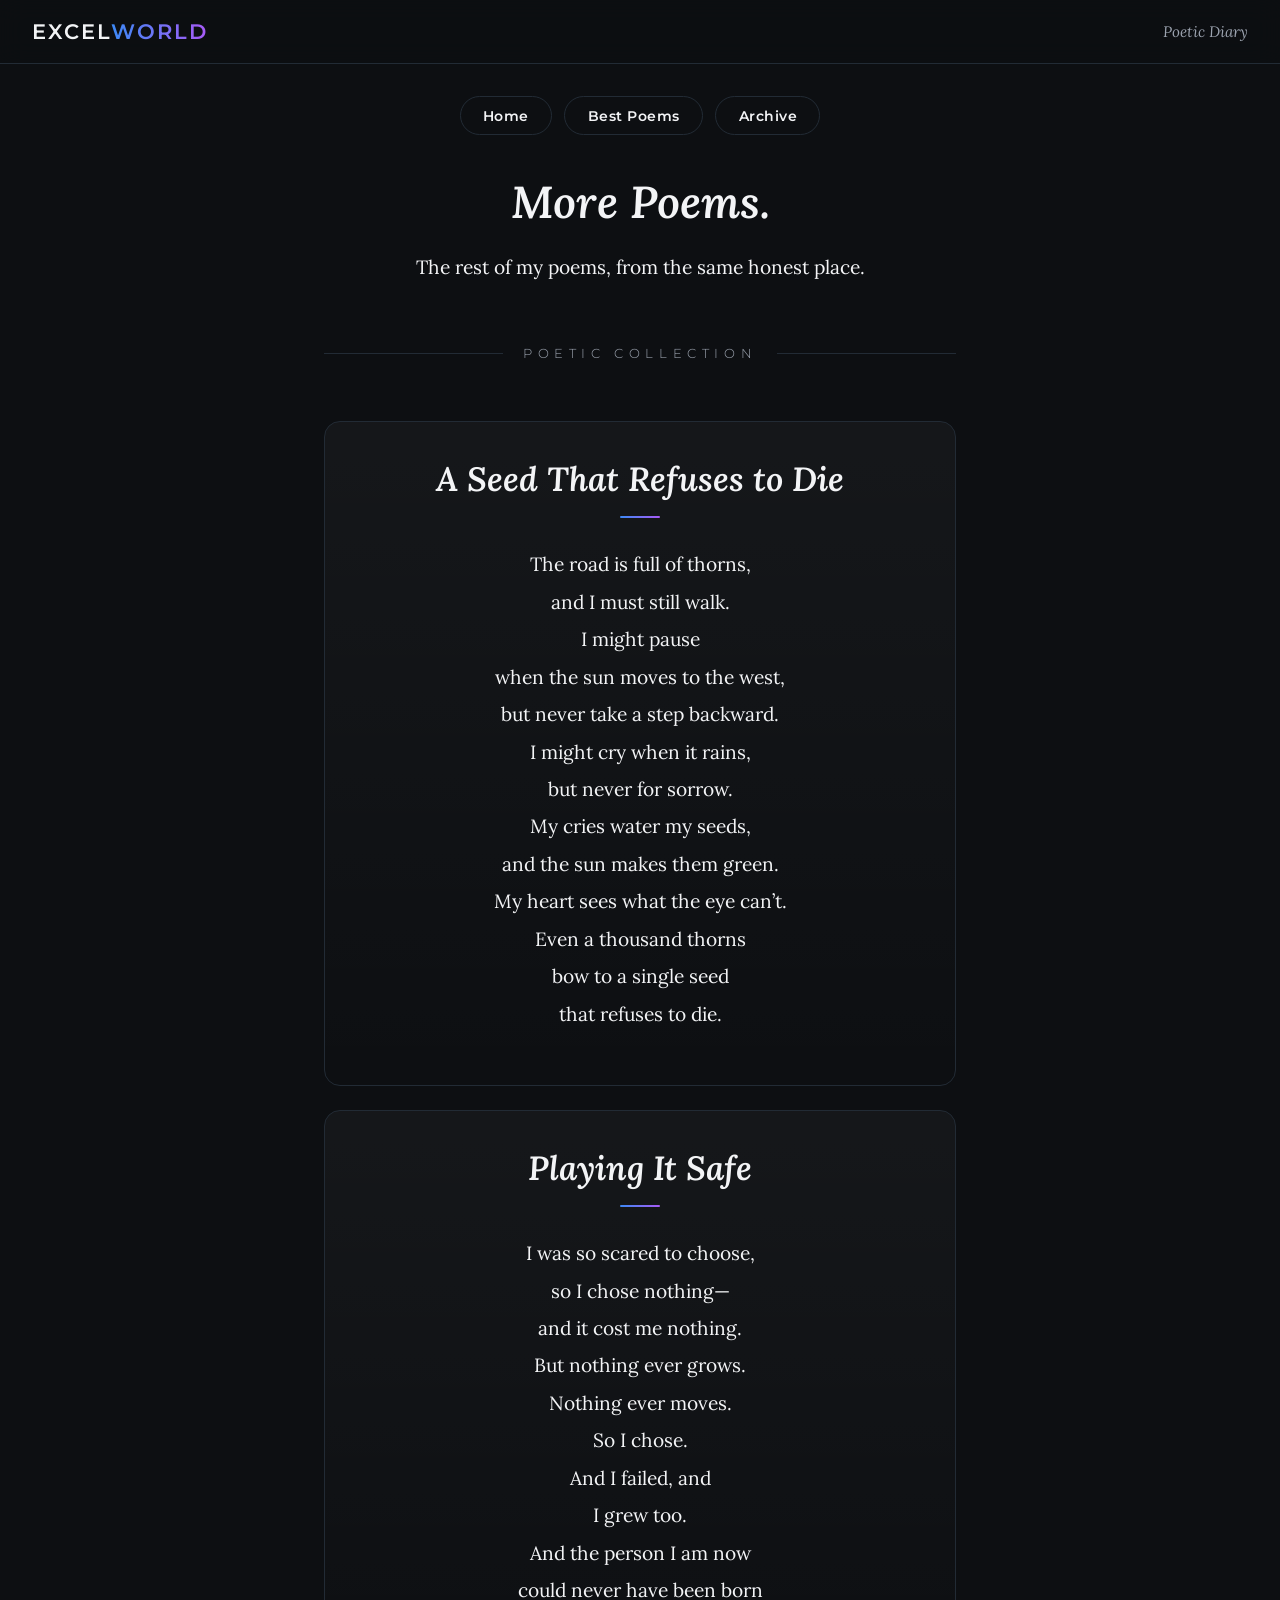
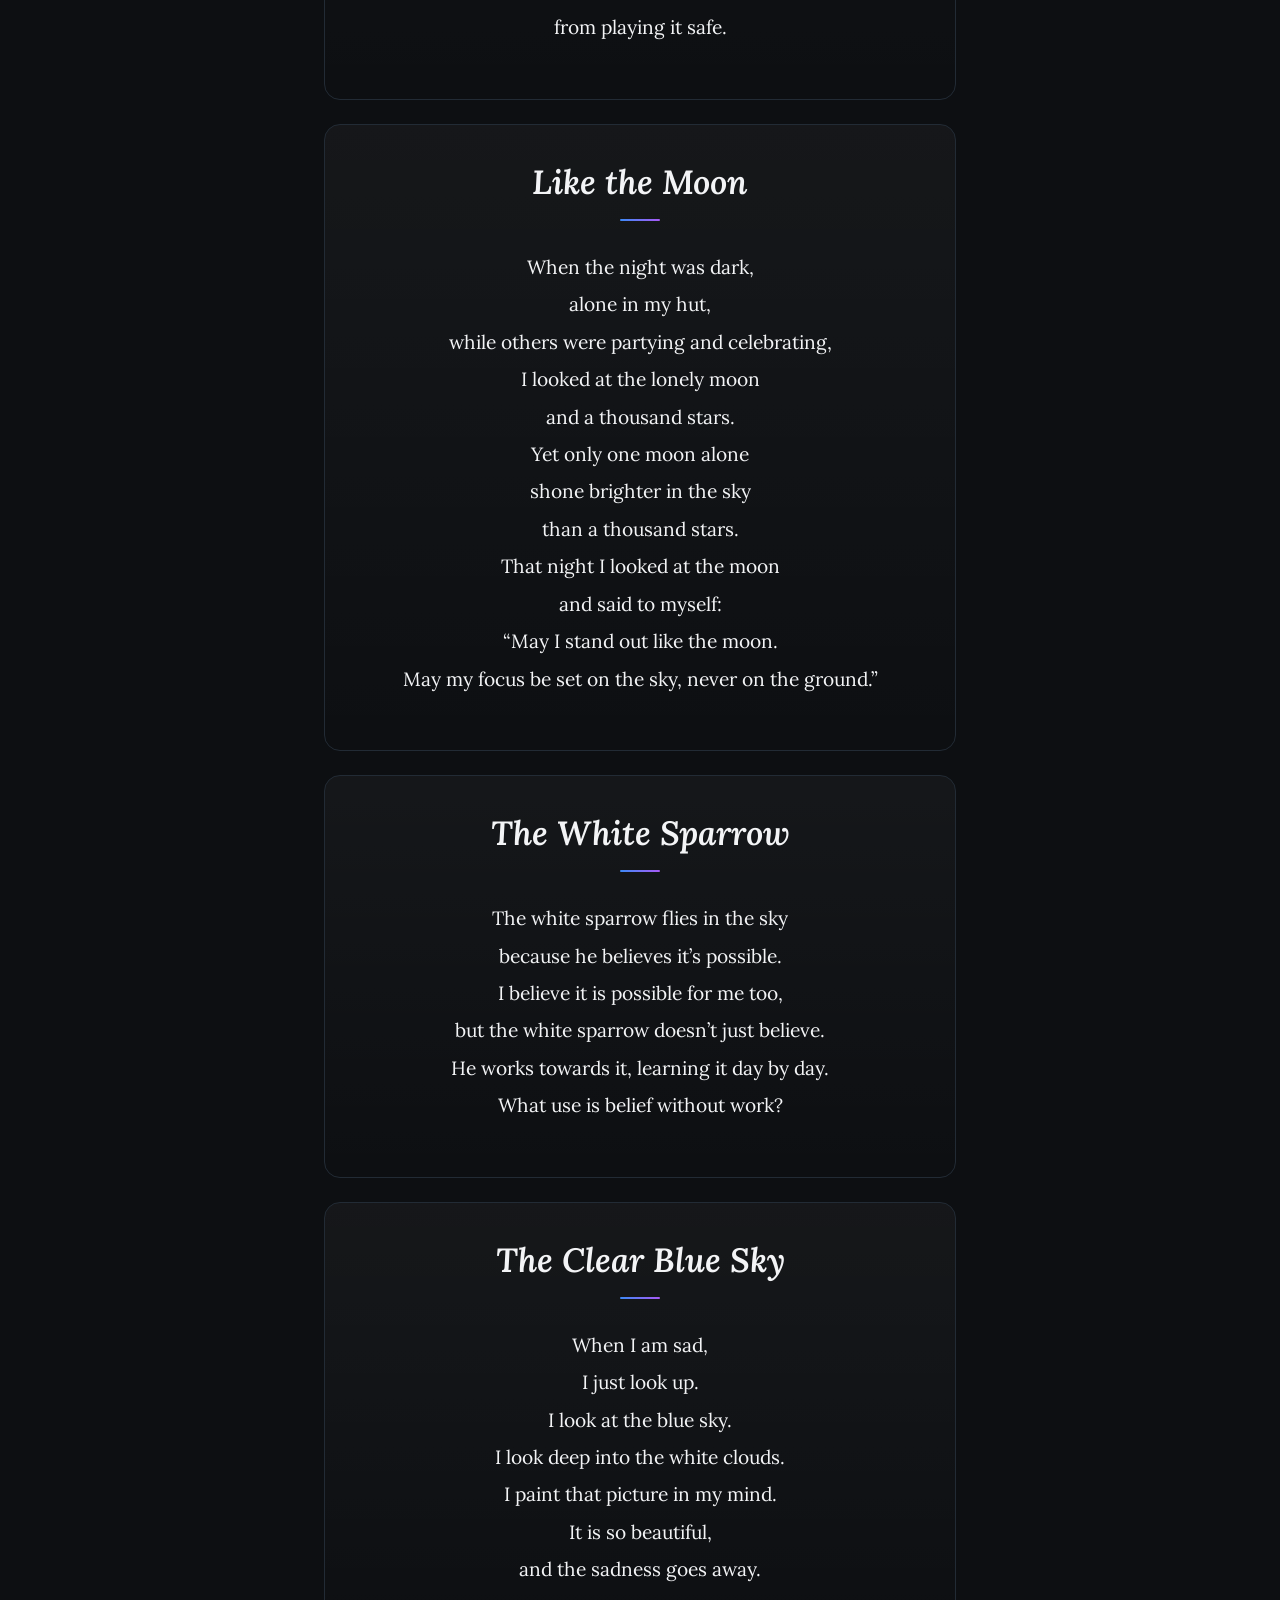
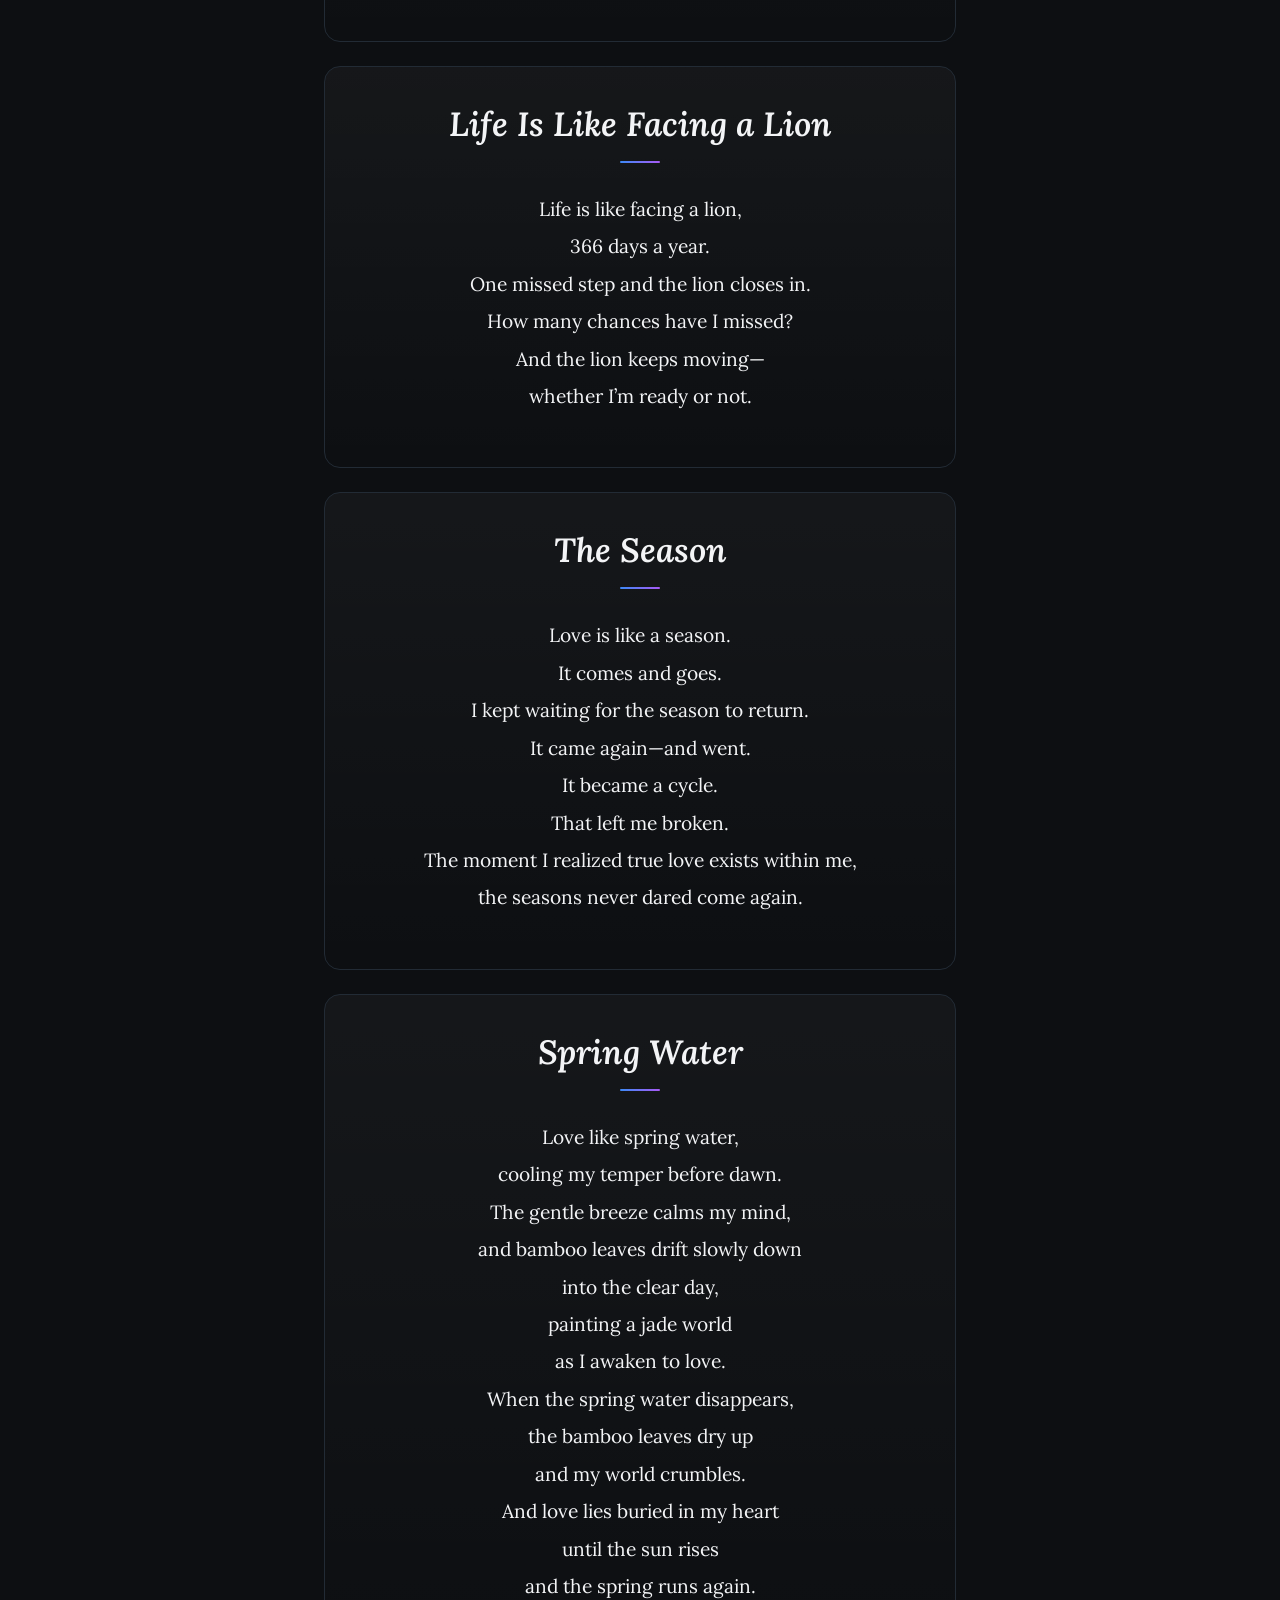
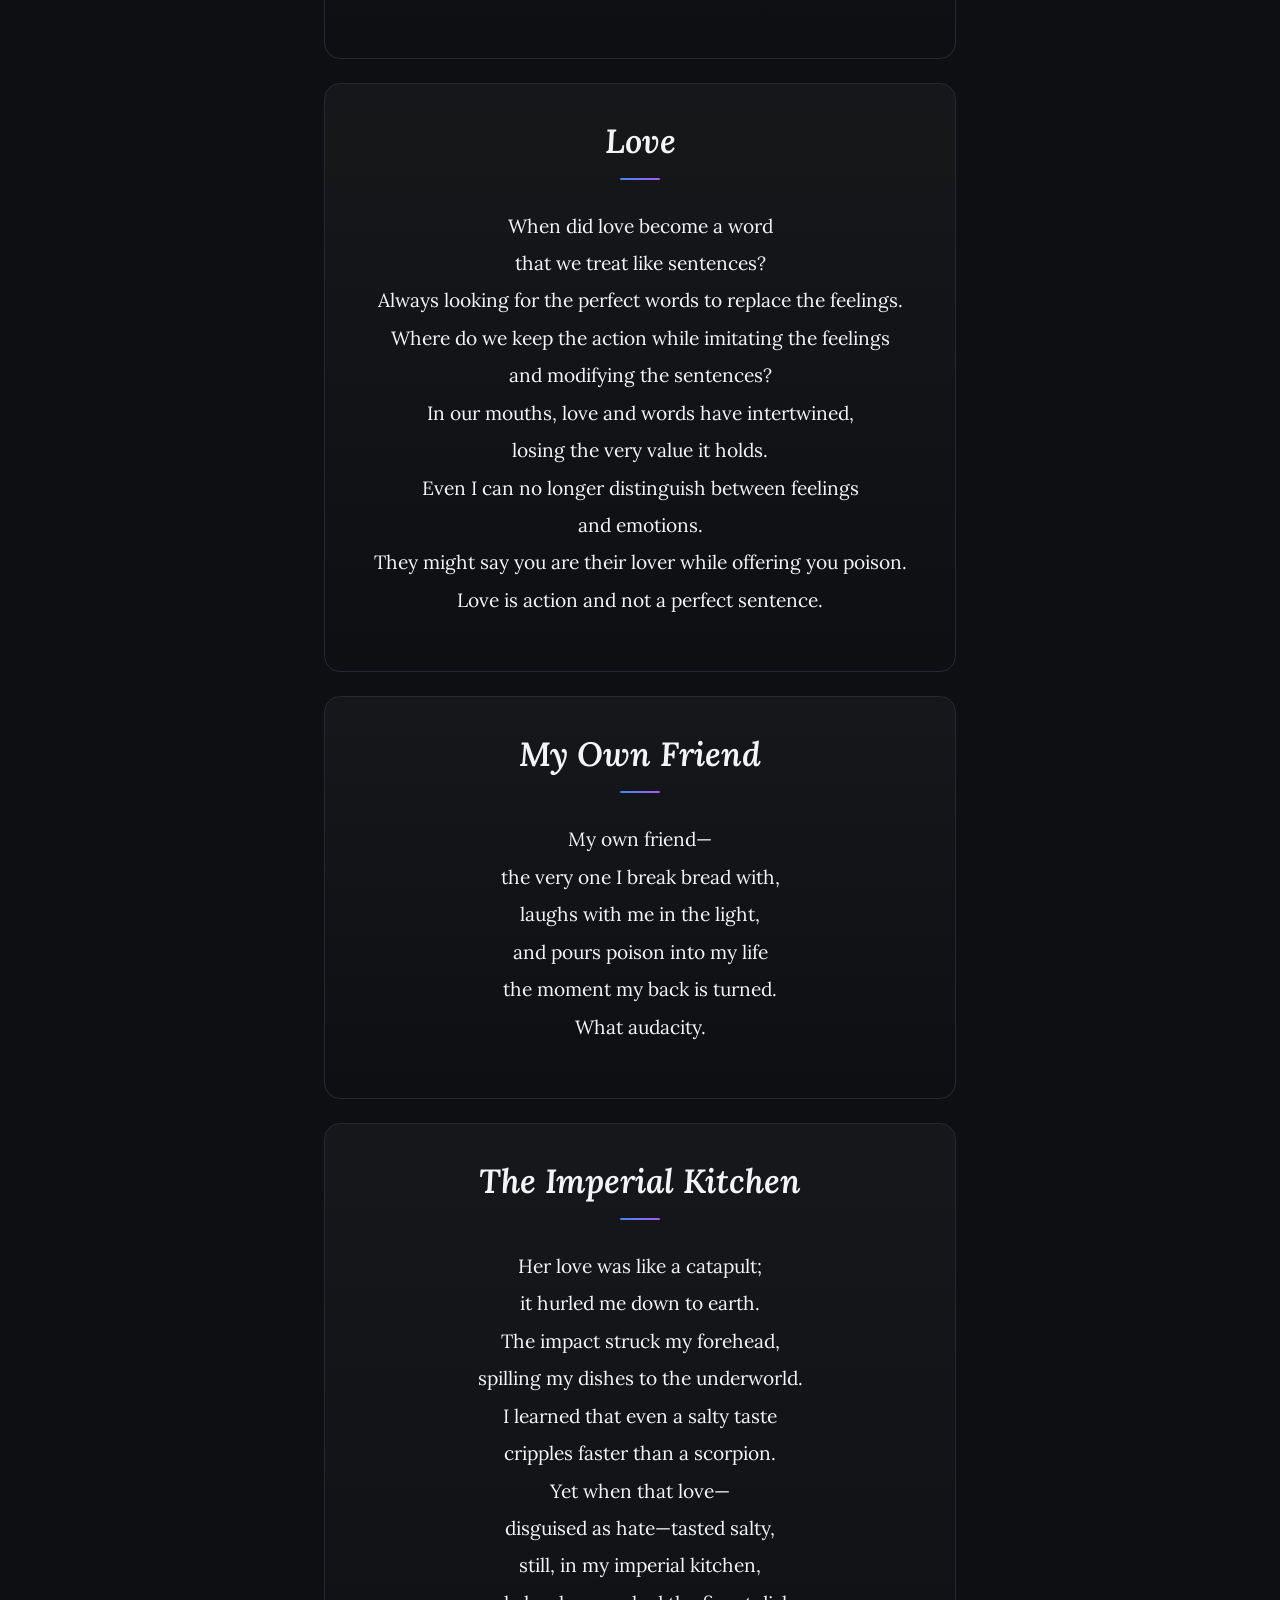
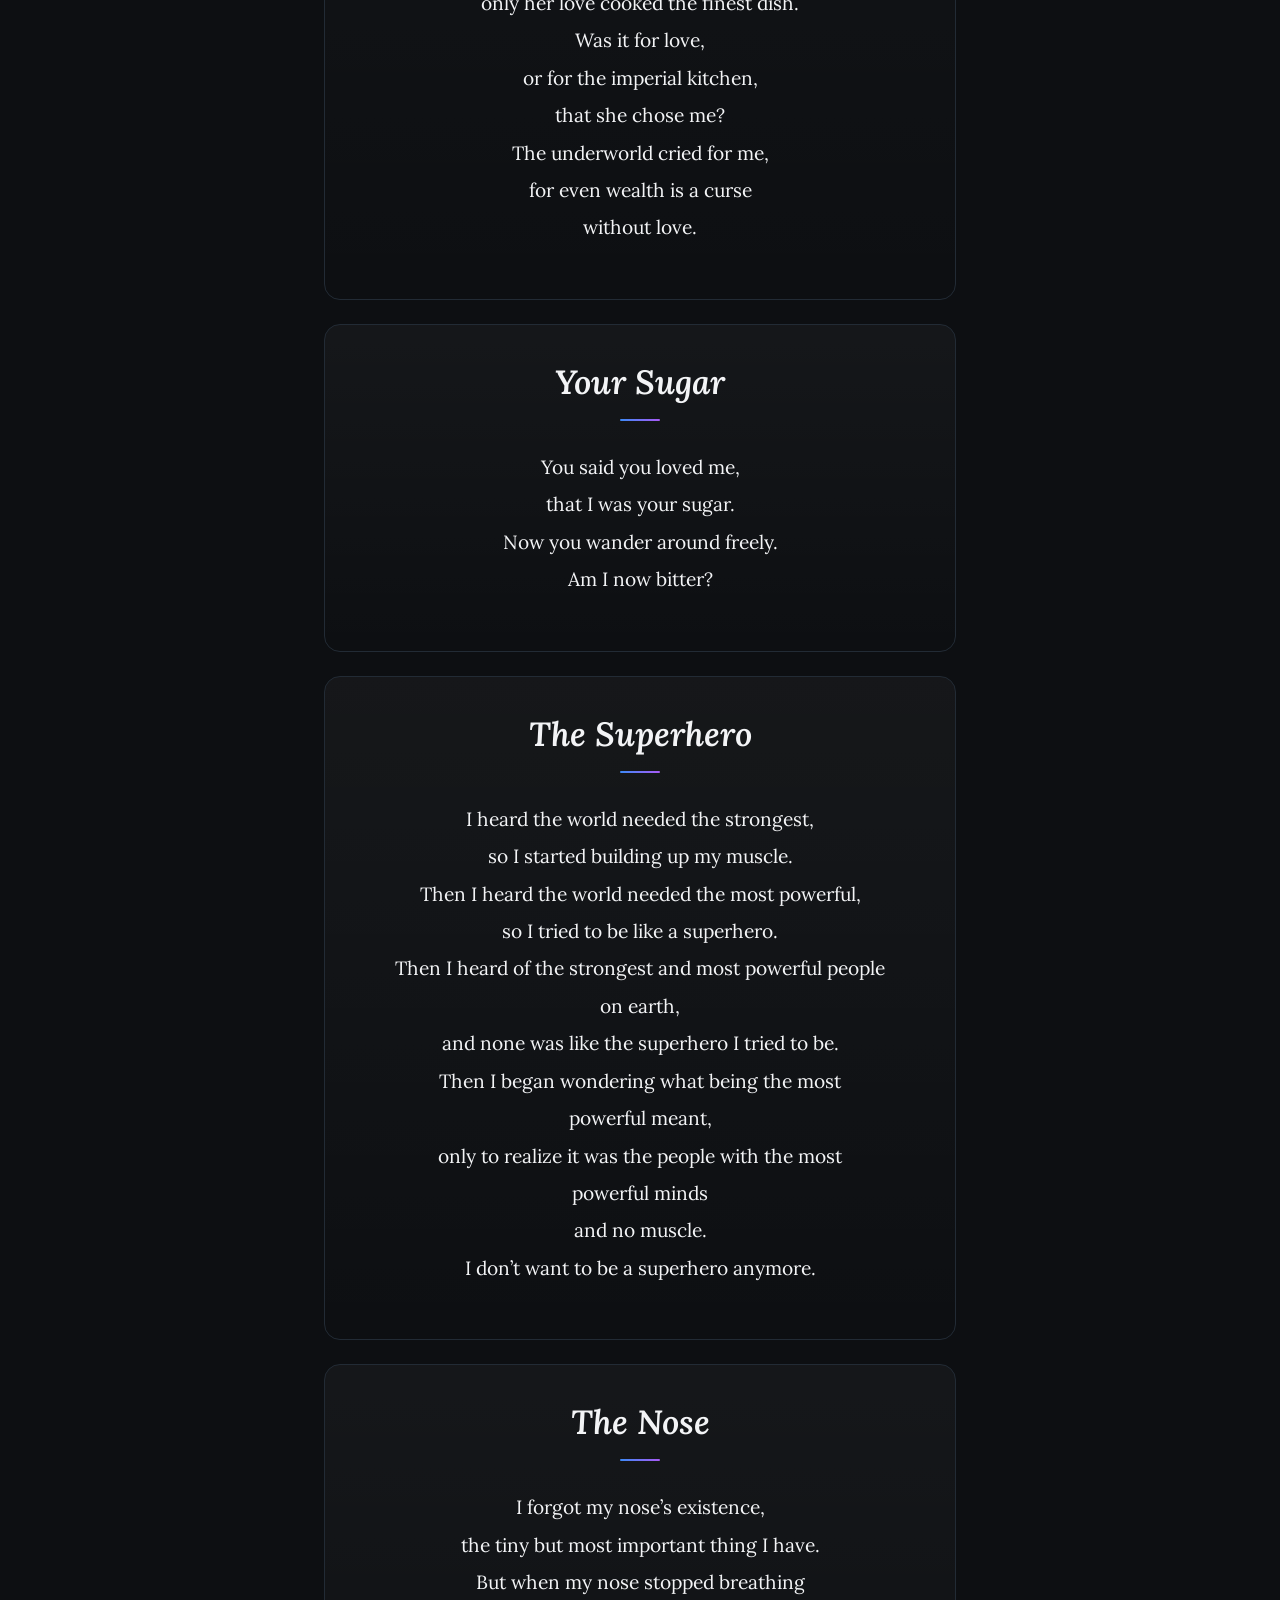
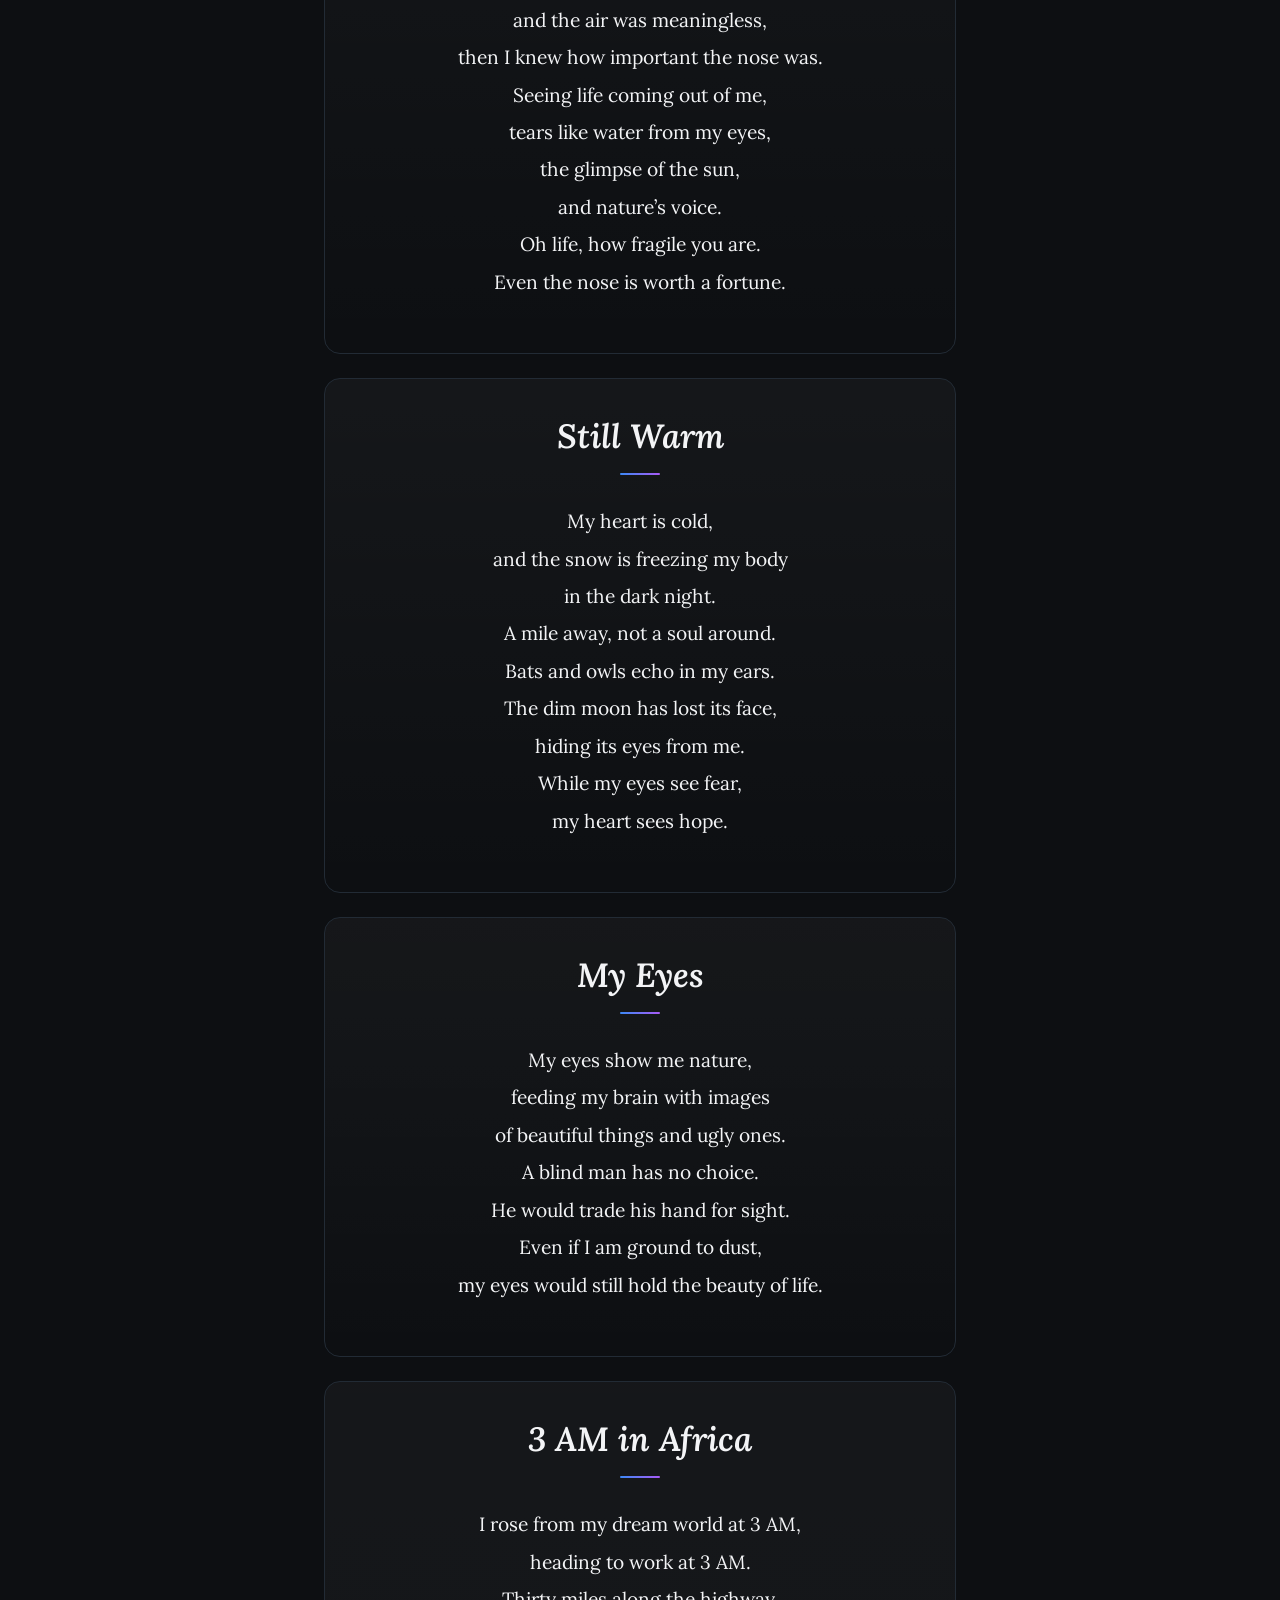
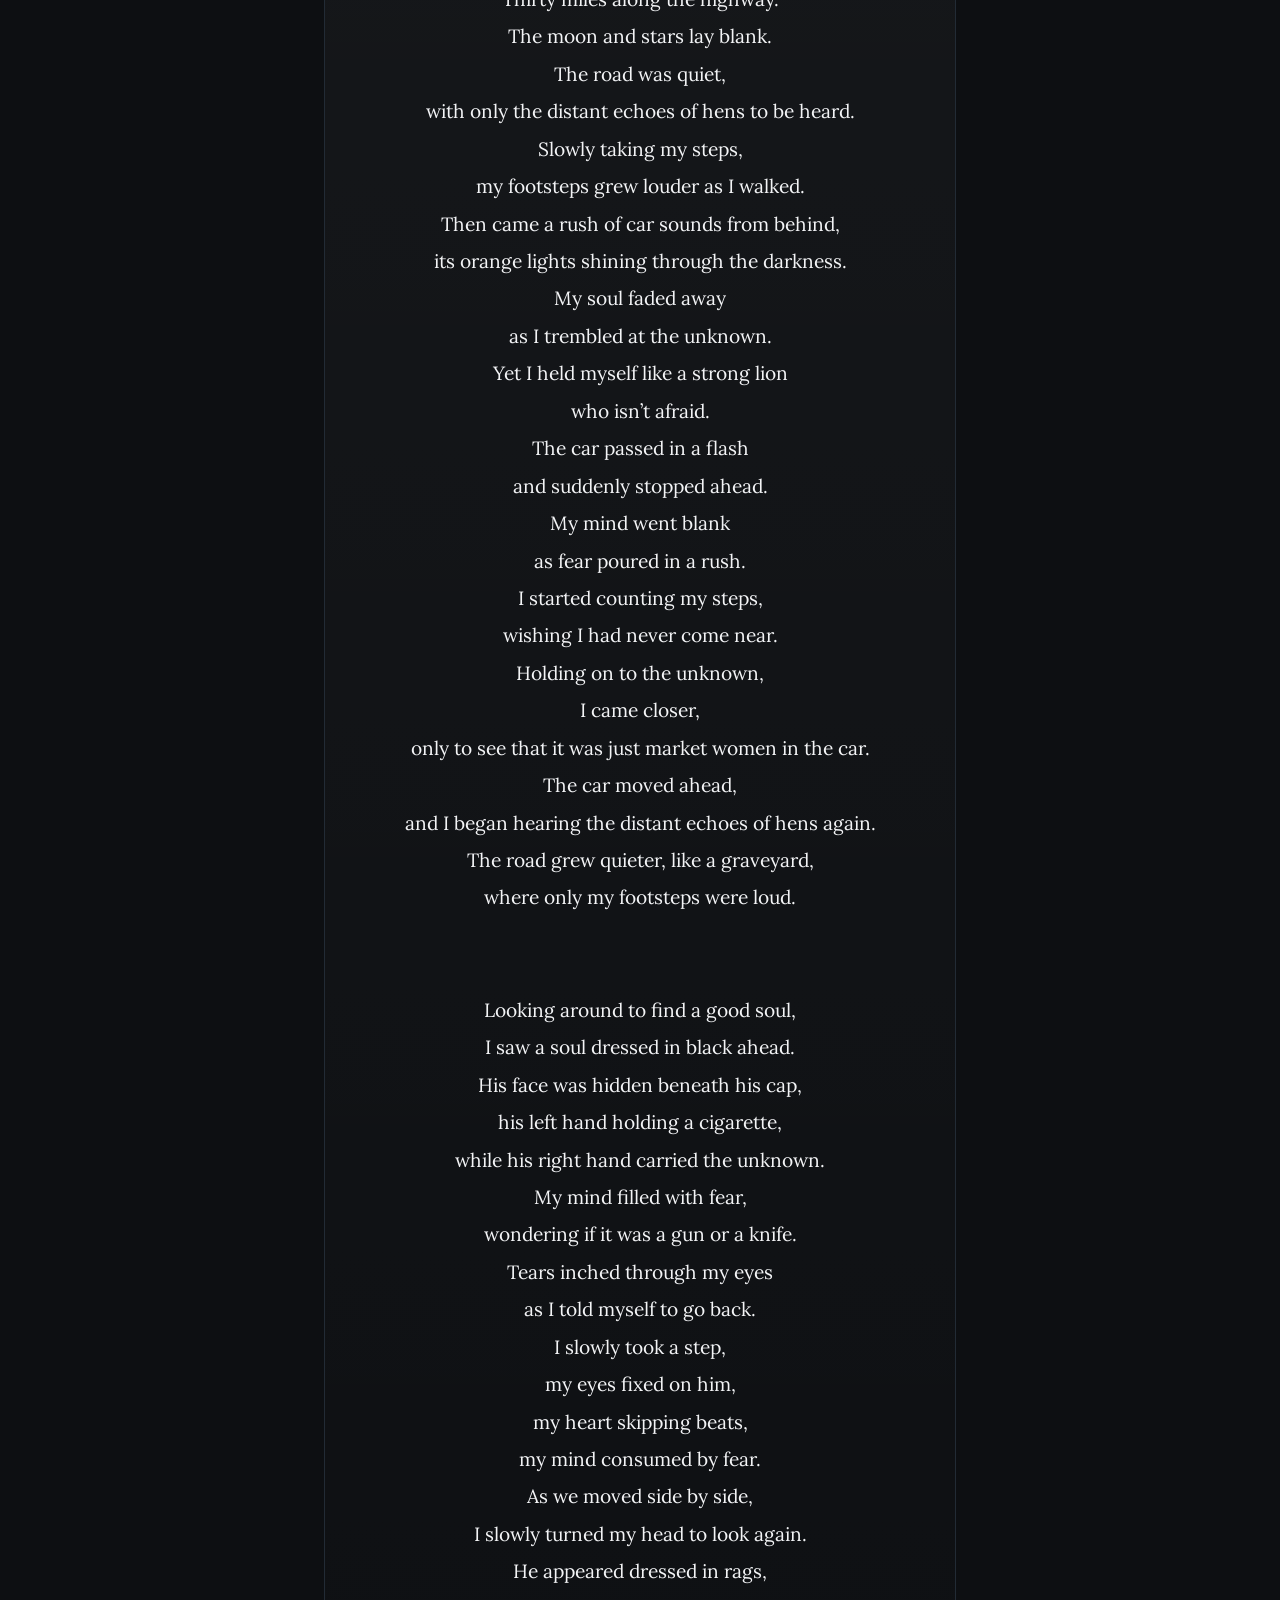
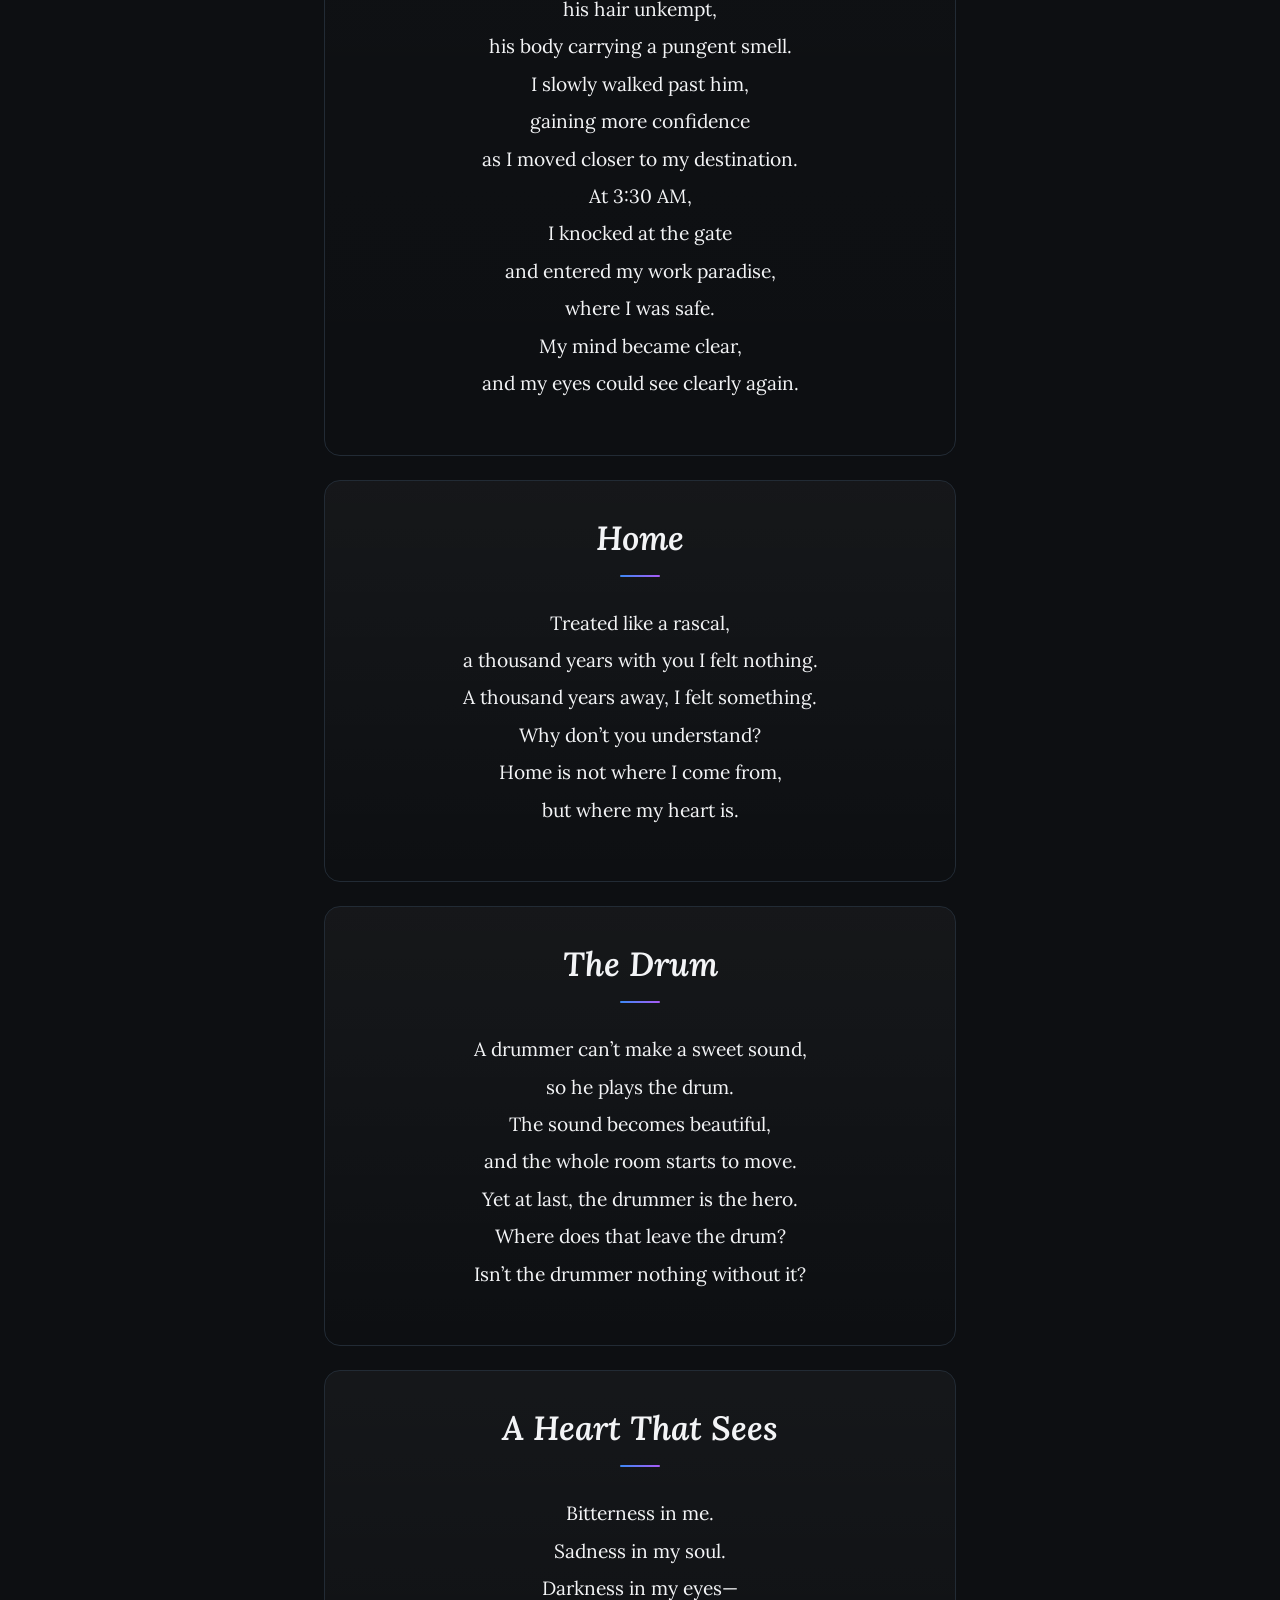
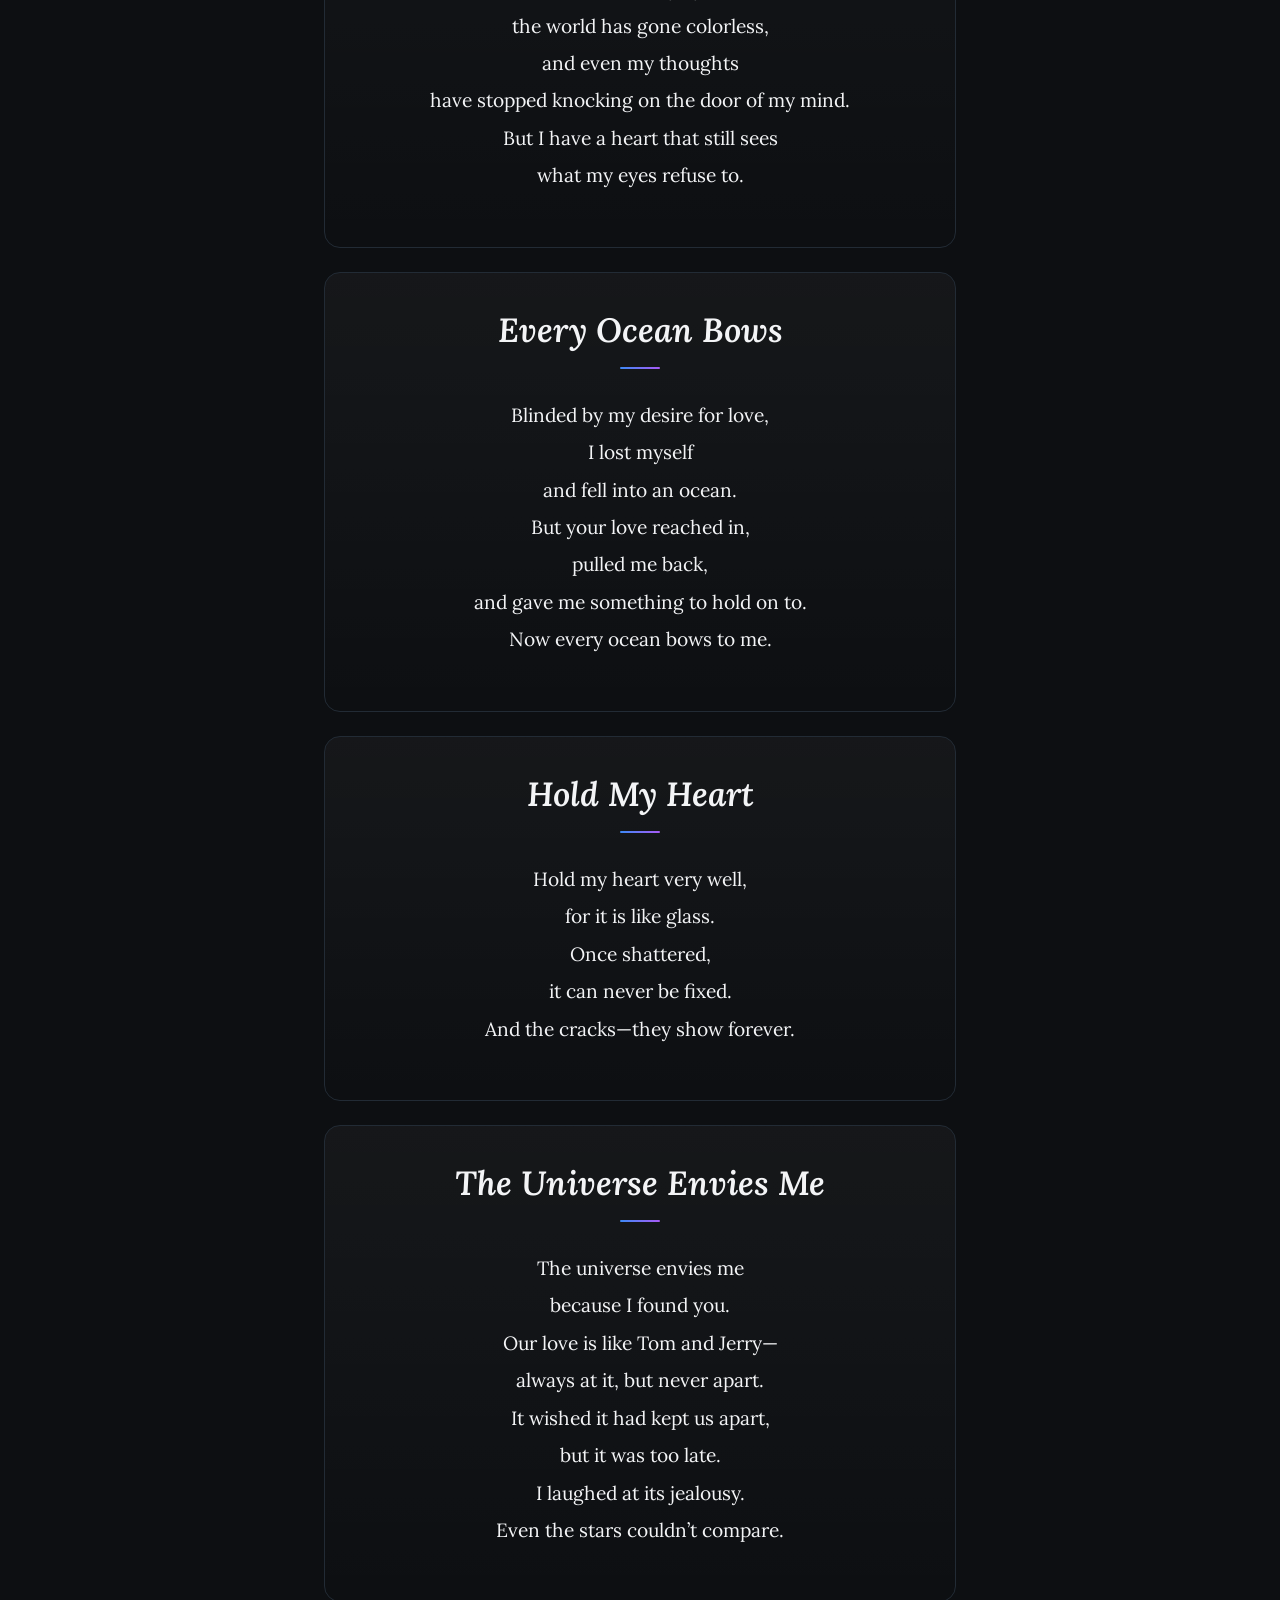
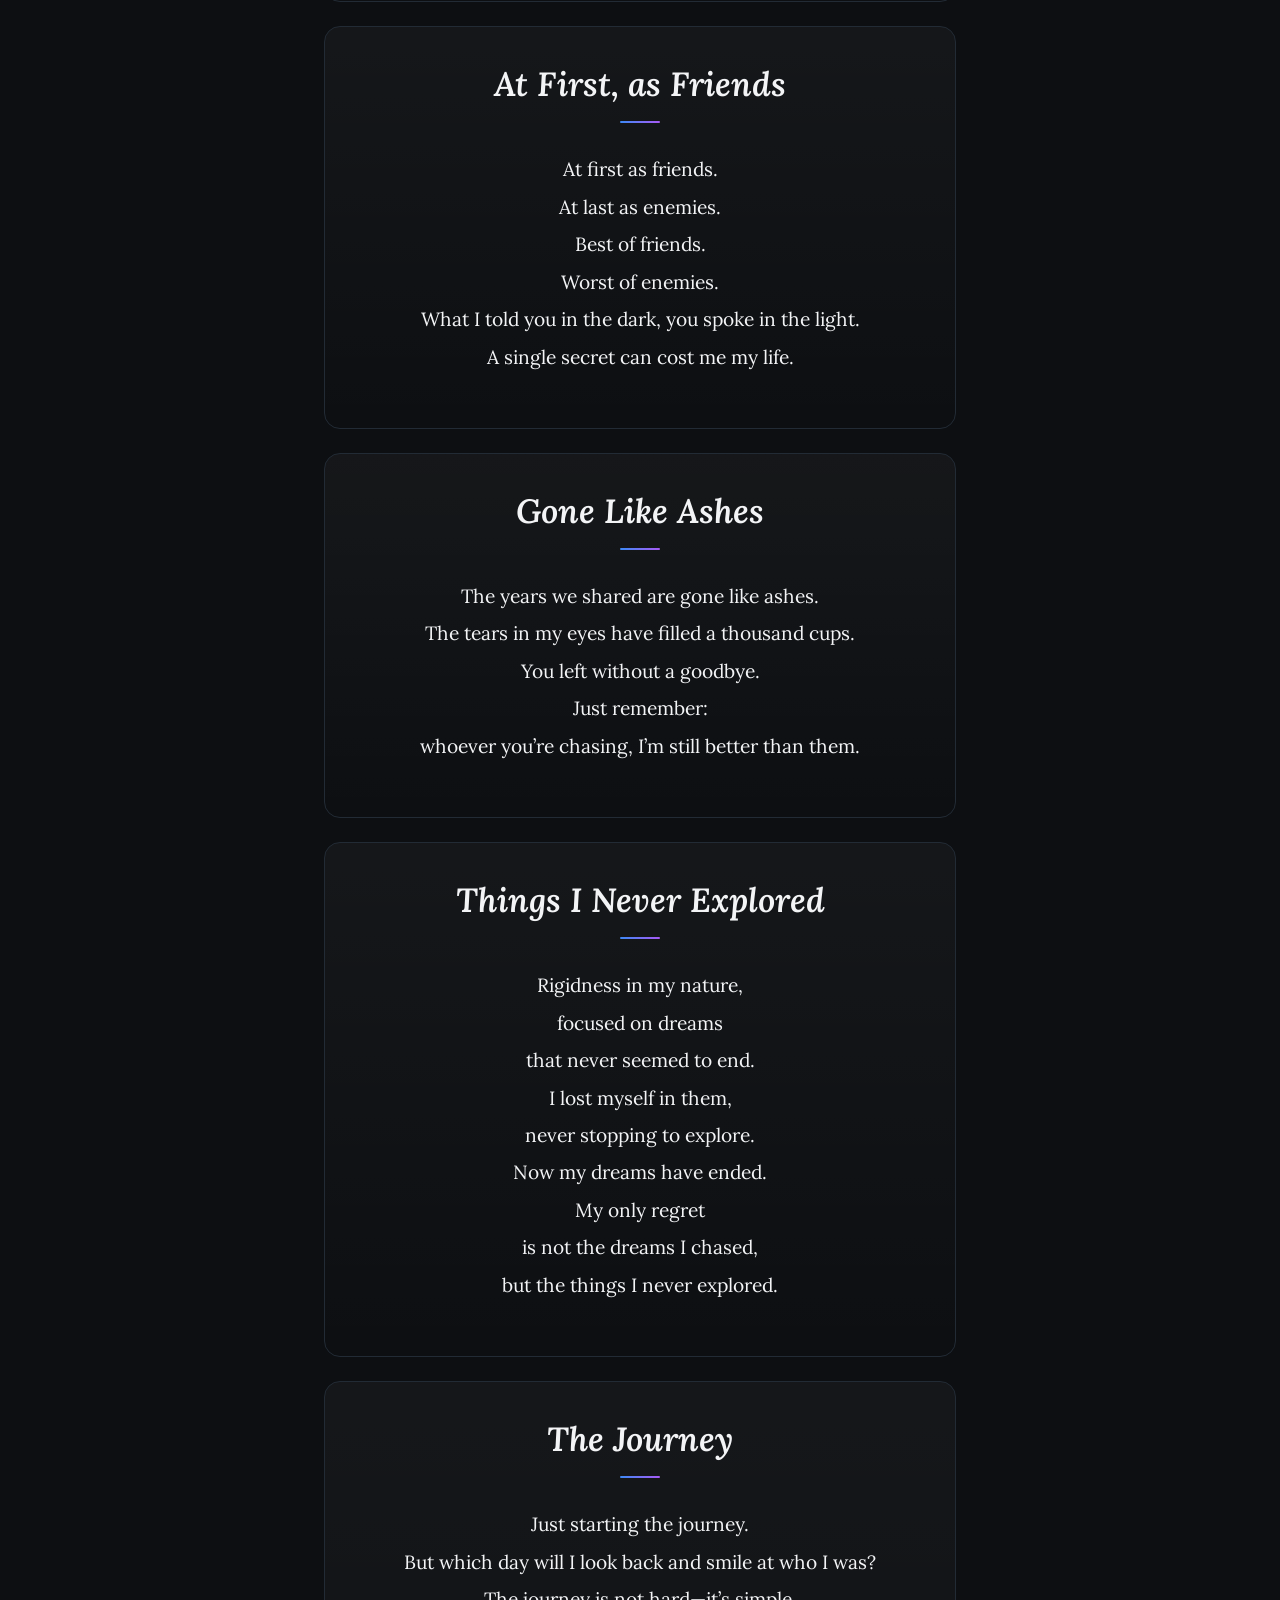
<file: more.html>
<!DOCTYPE html>
<html lang="en">
<head>
    <meta charset="UTF-8">
    <meta name="viewport" content="width=device-width, initial-scale=1.0">
    <title>ExcelWorld | More Poems</title>
    <link rel="preconnect" href="https://fonts.googleapis.com">
    <link rel="preconnect" href="https://fonts.gstatic.com" crossorigin>
    <link href="https://fonts.googleapis.com/css2?family=Lora:ital,wght@0,400..700;1,400..700&family=Montserrat:wght@300;400;600&display=swap" rel="stylesheet">

    <link rel="stylesheet" href="poems.css">
</head>
<body>

    <header>
        <a class="logo" href="index.html">Excel<span>World</span></a>
        <div class="tagline">Poetic Diary</div>
    </header>

    <main>
        <nav class="page-nav">
            <a href="index.html">Home</a>
            <a href="best.html">Best Poems</a>
            <a href="archive.html">Archive</a>
        </nav>

        <section class="intro">
            <p class="intro-lead">More Poems.</p>
            <p class="intro-text">The rest of my poems, from the same honest place.</p>
        </section>

        <div class="section-divider">Poetic Collection</div>

        <article class="poem-island">
            <h2 class="poem-title">A Seed That Refuses to Die</h2>
            <p class="poem-stanza">The road is full of thorns,<br>and I must still walk.<br>I might pause<br>when the sun moves to the west,<br>but never take a step backward.<br>I might cry when it rains,<br>but never for sorrow.<br>My cries water my seeds,<br>and the sun makes them green.<br>My heart sees what the eye can’t.<br>Even a thousand thorns<br>bow to a single seed<br>that refuses to die.</p>
        </article>

        <div class="section-divider">◇ ◇ ◇</div>

        <article class="poem-island">
            <h2 class="poem-title">Playing It Safe</h2>
            <p class="poem-stanza">I was so scared to choose,<br>so I chose nothing—<br>and it cost me nothing.<br>But nothing ever grows.<br>Nothing ever moves.<br>So I chose.<br>And I failed, and<br>I grew too.<br>And the person I am now<br>could never have been born<br>from playing it safe.</p>
        </article>

        <div class="section-divider">◇ ◇ ◇</div>

        <article class="poem-island">
            <h2 class="poem-title">Like the Moon</h2>
            <p class="poem-stanza">When the night was dark,<br>alone in my hut,<br>while others were partying and celebrating,<br>I looked at the lonely moon<br>and a thousand stars.<br>Yet only one moon alone<br>shone brighter in the sky<br>than a thousand stars.<br>That night I looked at the moon<br>and said to myself:<br>“May I stand out like the moon.<br>May my focus be set on the sky, never on the ground.”</p>
        </article>

        <div class="section-divider">◇ ◇ ◇</div>

        <article class="poem-island">
            <h2 class="poem-title">The White Sparrow</h2>
            <p class="poem-stanza">The white sparrow flies in the sky<br>because he believes it’s possible.<br>I believe it is possible for me too,<br>but the white sparrow doesn’t just believe.<br>He works towards it, learning it day by day.<br>What use is belief without work?</p>
        </article>

        <div class="section-divider">◇ ◇ ◇</div>

        <article class="poem-island">
            <h2 class="poem-title">The Clear Blue Sky</h2>
            <p class="poem-stanza">When I am sad,<br>I just look up.<br>I look at the blue sky.<br>I look deep into the white clouds.<br>I paint that picture in my mind.<br>It is so beautiful,<br>and the sadness goes away.</p>
        </article>

        <div class="section-divider">◇ ◇ ◇</div>

        <article class="poem-island">
            <h2 class="poem-title">Life Is Like Facing a Lion</h2>
            <p class="poem-stanza">Life is like facing a lion,<br>366 days a year.<br>One missed step and the lion closes in.<br>How many chances have I missed?<br>And the lion keeps moving—<br>whether I’m ready or not.</p>
        </article>

        <div class="section-divider">◇ ◇ ◇</div>

        <article class="poem-island">
            <h2 class="poem-title">The Season</h2>
            <p class="poem-stanza">Love is like a season.<br>It comes and goes.<br>I kept waiting for the season to return.<br>It came again—and went.<br>It became a cycle.<br>That left me broken.<br>The moment I realized true love exists within me,<br>the seasons never dared come again.</p>
        </article>

        <div class="section-divider">◇ ◇ ◇</div>

        <article class="poem-island">
            <h2 class="poem-title">Spring Water</h2>
            <p class="poem-stanza">Love like spring water,<br>cooling my temper before dawn.<br>The gentle breeze calms my mind,<br>and bamboo leaves drift slowly down<br>into the clear day,<br>painting a jade world<br>as I awaken to love.<br>When the spring water disappears,<br>the bamboo leaves dry up<br>and my world crumbles.<br>And love lies buried in my heart<br>until the sun rises<br>and the spring runs again.</p>
        </article>

        <div class="section-divider">◇ ◇ ◇</div>

        <article class="poem-island">
            <h2 class="poem-title">Love</h2>
            <p class="poem-stanza">When did love become a word<br>that we treat like sentences?<br>Always looking for the perfect words to replace the feelings.<br>Where do we keep the action while imitating the feelings<br>and modifying the sentences?<br>In our mouths, love and words have intertwined,<br>losing the very value it holds.<br>Even I can no longer distinguish between feelings and emotions.<br>They might say you are their lover while offering you poison.<br>Love is action and not a perfect sentence.</p>
        </article>

        <div class="section-divider">◇ ◇ ◇</div>

        <article class="poem-island">
            <h2 class="poem-title">My Own Friend</h2>
            <p class="poem-stanza">My own friend—<br>the very one I break bread with,<br>laughs with me in the light,<br>and pours poison into my life<br>the moment my back is turned.<br>What audacity.</p>
        </article>

        <div class="section-divider">◇ ◇ ◇</div>

        <article class="poem-island">
            <h2 class="poem-title">The Imperial Kitchen</h2>
            <p class="poem-stanza">Her love was like a catapult;<br>it hurled me down to earth.<br>The impact struck my forehead,<br>spilling my dishes to the underworld.<br>I learned that even a salty taste<br>cripples faster than a scorpion.<br>Yet when that love—<br>disguised as hate—tasted salty,<br>still, in my imperial kitchen,<br>only her love cooked the finest dish.<br>Was it for love,<br>or for the imperial kitchen,<br>that she chose me?<br>The underworld cried for me,<br>for even wealth is a curse<br>without love.</p>
        </article>

        <div class="section-divider">◇ ◇ ◇</div>

        <article class="poem-island">
            <h2 class="poem-title">Your Sugar</h2>
            <p class="poem-stanza">You said you loved me,<br>that I was your sugar.<br>Now you wander around freely.<br>Am I now bitter?</p>
        </article>

        <div class="section-divider">◇ ◇ ◇</div>

        <article class="poem-island">
            <h2 class="poem-title">The Superhero</h2>
            <p class="poem-stanza">I heard the world needed the strongest,<br>so I started building up my muscle.<br>Then I heard the world needed the most powerful,<br>so I tried to be like a superhero.<br>Then I heard of the strongest and most powerful people on earth,<br>and none was like the superhero I tried to be.<br>Then I began wondering what being the most powerful meant,<br>only to realize it was the people with the most powerful minds<br>and no muscle.<br>I don’t want to be a superhero anymore.</p>
        </article>

        <div class="section-divider">◇ ◇ ◇</div>

        <article class="poem-island">
            <h2 class="poem-title">The Nose</h2>
            <p class="poem-stanza">I forgot my nose’s existence,<br>the tiny but most important thing I have.<br>But when my nose stopped breathing<br>and the air was meaningless,<br>then I knew how important the nose was.<br>Seeing life coming out of me,<br>tears like water from my eyes,<br>the glimpse of the sun,<br>and nature’s voice.<br>Oh life, how fragile you are.<br>Even the nose is worth a fortune.</p>
        </article>

        <div class="section-divider">◇ ◇ ◇</div>

        <article class="poem-island">
            <h2 class="poem-title">Still Warm</h2>
            <p class="poem-stanza">My heart is cold,<br>and the snow is freezing my body<br>in the dark night.<br>A mile away, not a soul around.<br>Bats and owls echo in my ears.<br>The dim moon has lost its face,<br>hiding its eyes from me.<br>While my eyes see fear,<br>my heart sees hope.</p>
        </article>

        <div class="section-divider">◇ ◇ ◇</div>

        <article class="poem-island">
            <h2 class="poem-title">My Eyes</h2>
            <p class="poem-stanza">My eyes show me nature,<br>feeding my brain with images<br>of beautiful things and ugly ones.<br>A blind man has no choice.<br>He would trade his hand for sight.<br>Even if I am ground to dust,<br>my eyes would still hold the beauty of life.</p>
        </article>

        <div class="section-divider">◇ ◇ ◇</div>

        <article class="poem-island">
            <h2 class="poem-title">3 AM in Africa</h2>
            <p class="poem-stanza">I rose from my dream world at 3 AM,<br>heading to work at 3 AM.<br>Thirty miles along the highway.<br>The moon and stars lay blank.<br>The road was quiet,<br>with only the distant echoes of hens to be heard.<br>Slowly taking my steps,<br>my footsteps grew louder as I walked.<br>Then came a rush of car sounds from behind,<br>its orange lights shining through the darkness.<br>My soul faded away<br>as I trembled at the unknown.<br>Yet I held myself like a strong lion<br>who isn’t afraid.<br>The car passed in a flash<br>and suddenly stopped ahead.<br>My mind went blank<br>as fear poured in a rush.<br>I started counting my steps,<br>wishing I had never come near.<br>Holding on to the unknown,<br>I came closer,<br>only to see that it was just market women in the car.<br>The car moved ahead,<br>and I began hearing the distant echoes of hens again.<br>The road grew quieter, like a graveyard,<br>where only my footsteps were loud.<br><br><br>Looking around to find a good soul,<br>I saw a soul dressed in black ahead.<br>His face was hidden beneath his cap,<br>his left hand holding a cigarette,<br>while his right hand carried the unknown.<br>My mind filled with fear,<br>wondering if it was a gun or a knife.<br>Tears inched through my eyes<br>as I told myself to go back.<br>I slowly took a step,<br>my eyes fixed on him,<br>my heart skipping beats,<br>my mind consumed by fear.<br>As we moved side by side,<br>I slowly turned my head to look again.<br>He appeared dressed in rags,<br>his hair unkempt,<br>his body carrying a pungent smell.<br>I slowly walked past him,<br>gaining more confidence<br>as I moved closer to my destination.<br>At 3:30 AM,<br>I knocked at the gate<br>and entered my work paradise,<br>where I was safe.<br>My mind became clear,<br>and my eyes could see clearly again.</p>
        </article>

        <div class="section-divider">◇ ◇ ◇</div>

        <article class="poem-island">
            <h2 class="poem-title">Home</h2>
            <p class="poem-stanza">Treated like a rascal,<br>a thousand years with you I felt nothing.<br>A thousand years away, I felt something.<br>Why don’t you understand?<br>Home is not where I come from,<br>but where my heart is.</p>
        </article>

        <div class="section-divider">◇ ◇ ◇</div>

        <article class="poem-island">
            <h2 class="poem-title">The Drum</h2>
            <p class="poem-stanza">A drummer can’t make a sweet sound,<br>so he plays the drum.<br>The sound becomes beautiful,<br>and the whole room starts to move.<br>Yet at last, the drummer is the hero.<br>Where does that leave the drum?<br>Isn’t the drummer nothing without it?</p>
        </article>

        <div class="section-divider">◇ ◇ ◇</div>

        <article class="poem-island">
            <h2 class="poem-title">A Heart That Sees</h2>
            <p class="poem-stanza">Bitterness in me.<br>Sadness in my soul.<br>Darkness in my eyes—<br>the world has gone colorless,<br>and even my thoughts<br>have stopped knocking on the door of my mind.<br>But I have a heart that still sees<br>what my eyes refuse to.</p>
        </article>

        <div class="section-divider">◇ ◇ ◇</div>

        <article class="poem-island">
            <h2 class="poem-title">Every Ocean Bows</h2>
            <p class="poem-stanza">Blinded by my desire for love,<br>I lost myself<br>and fell into an ocean.<br>But your love reached in,<br>pulled me back,<br>and gave me something to hold on to.<br>Now every ocean bows to me.</p>
        </article>

        <div class="section-divider">◇ ◇ ◇</div>

        <article class="poem-island">
            <h2 class="poem-title">Hold My Heart</h2>
            <p class="poem-stanza">Hold my heart very well,<br>for it is like glass.<br>Once shattered,<br>it can never be fixed.<br>And the cracks—they show forever.</p>
        </article>

        <div class="section-divider">◇ ◇ ◇</div>

        <article class="poem-island">
            <h2 class="poem-title">The Universe Envies Me</h2>
            <p class="poem-stanza">The universe envies me<br>because I found you.<br>Our love is like Tom and Jerry—<br>always at it, but never apart.<br>It wished it had kept us apart,<br>but it was too late.<br>I laughed at its jealousy.<br>Even the stars couldn’t compare.</p>
        </article>

        <div class="section-divider">◇ ◇ ◇</div>

        <article class="poem-island">
            <h2 class="poem-title">At First, as Friends</h2>
            <p class="poem-stanza">At first as friends.<br>At last as enemies.<br>Best of friends.<br>Worst of enemies.<br>What I told you in the dark, you spoke in the light.<br>A single secret can cost me my life.</p>
        </article>

        <div class="section-divider">◇ ◇ ◇</div>

        <article class="poem-island">
            <h2 class="poem-title">Gone Like Ashes</h2>
            <p class="poem-stanza">The years we shared are gone like ashes.<br>The tears in my eyes have filled a thousand cups.<br>You left without a goodbye.<br>Just remember:<br>whoever you’re chasing, I’m still better than them.</p>
        </article>

        <div class="section-divider">◇ ◇ ◇</div>

        <article class="poem-island">
            <h2 class="poem-title">Things I Never Explored</h2>
            <p class="poem-stanza">Rigidness in my nature,<br>focused on dreams<br>that never seemed to end.<br>I lost myself in them,<br>never stopping to explore.<br>Now my dreams have ended.<br>My only regret<br>is not the dreams I chased,<br>but the things I never explored.</p>
        </article>

        <div class="section-divider">◇ ◇ ◇</div>

        <article class="poem-island">
            <h2 class="poem-title">The Journey</h2>
            <p class="poem-stanza">Just starting the journey.<br>But which day will I look back and smile at who I was?<br>The journey is not hard—it’s simple.<br>But the choices life offers are harder to make.<br>I fear the responsibility of my wrong choices,<br>so I stepped back and never chose.<br>Yet I’m still stuck at the same level.<br>Later I asked myself, “Why didn’t I choose?”<br>The difference between who I am<br>and who I need to be<br>lies in these choices.<br>One wrong choice and you’re out of the game.<br>Not everyone makes a comeback.<br>If I fail, nobody will listen to my story.<br>So I muscle on—never to fail—<br>so the world will listen.</p>
        </article>

        <div class="section-divider">◇ ◇ ◇</div>

        <article class="poem-island">
            <h2 class="poem-title">Limitations</h2>
            <p class="poem-stanza">Ignorance in my mind.<br>I followed the rules,<br>and the rules became my limits.<br>How do I make it big<br>if I won’t break<br>the shackles of my own limitations?</p>
        </article>

        <div class="section-divider">◇ ◇ ◇</div>

        <article class="poem-island">
            <h2 class="poem-title">What Is This World</h2>
            <p class="poem-stanza">What really is in this world,<br>if not just to eat and enjoy?<br>What are we trying to achieve,<br>when we will all die and be forgotten in a century?<br>Where do we go after we die?<br>What if all of this is just a dream?<br>What if there is no rebirth?<br>What if there is no promise after death?<br>What happens to the things you never tried?<br>The places you never explored?<br>I sat and asked myself,<br>“What would my regrets be?”<br>The answers were simple:<br>the places I never went,<br>the things I never tried.</p>
        </article>

        <div class="section-divider">◇ ◇ ◇</div>

        <article class="poem-island">
            <h2 class="poem-title">Worth It</h2>
            <p class="poem-stanza">What value does life hold<br>if I never do what I love?<br>What happiness can I claim<br>if I keep living in my past?<br>They were never my failures,<br>only the lessons I needed most.<br>They say, “Everything happens for a reason.”<br>But what difference does that make<br>to the one who carried the pain?<br>You never knew how deeply I hurt.<br>Then again,<br>everyone carries a burden<br>the world cannot see.<br>So why did mine<br>always feel the heaviest?<br>Yet my heart was greater<br>than the weight I carried.<br>I laid my pain to rest,<br>walked away,<br>and never looked back.</p>
        </article>

        <div class="section-divider">◇ ◇ ◇</div>

        <article class="poem-island">
            <h2 class="poem-title">Rise and Fall of the Moon</h2>
            <p class="poem-stanza">Fading away like the moon,<br>yet up in the sky.<br>Not a single soul can tell<br>what is inside the moon.<br>The moon comes and goes.<br>Why does this pattern of the moon<br>resemble my rise and fall?<br>I cry and moan<br>when the winds come,<br>and when my moon dims,<br>I regret my repeated rise and fall.<br>But since ancient times,<br>who hasn’t followed the rise and fall of the moon?</p>
        </article>

        <div class="section-divider">◇ ◇ ◇</div>

        <article class="poem-island">
            <h2 class="poem-title">Day and Night</h2>
            <p class="poem-stanza">Under the full moon, the world is painted black.<br>The owl and bat echoing,<br>the sound of crying babies,<br>and hearts carrying the weight of the world.<br>A lonely star still shines,<br>while beings hide in their shadows.<br>Slowly, darkness dissipates<br>before the dawn arises.<br>Birds fly by,<br>and the blue sky comes to life,<br>with a gentle morning sun<br>showing the beauty buried in both day and night.</p>
        </article>

        <div class="section-divider">◇ ◇ ◇</div>

        <article class="poem-island">
            <h2 class="poem-title">The Lunar Eclipse</h2>
            <p class="poem-stanza">The lunar eclipse decides my shape,<br>splitting me into body and shadow.<br>The world takes sides.<br>My shadow is painted blank.<br>Then the moon comes back,<br>and under that brilliant light<br>my shadow ascends.</p>
        </article>

        <div class="section-divider">◇ ◇ ◇</div>

        <article class="poem-island">
            <h2 class="poem-title">Where the Wind Dangles</h2>
            <p class="poem-stanza">The train slipped away.<br>My worn shoe surrendered,<br>unable to carry my weight.<br>So I stood still,<br>watching the day pass<br>with one foot bare.<br>Above the empty tracks,<br>the wind dangles.<br>Rise beyond the shadows.<br>A snail leaves its silver track,<br>and the flower bursts awake,<br>burying the forgotten past.</p>
        </article>

        <div class="section-divider">◇ ◇ ◇</div>

        <article class="poem-island">
            <h2 class="poem-title">Your Ex</h2>
            <p class="poem-stanza">You said I wasn’t enough.<br>You left me just to make m
</file>
<file: Excelworld.css>
/* Universal Box Sizing */
* {
  box-sizing: border-box;
}

body {
  font-family: Arial, Helvetica, sans-serif;
  max-width: 1200px;
  background-color: #000000;
  color: #ffffff;
  margin: auto;
  font-weight: bold;
  min-height: 100vh;
  width: 100%;
}

.home {
  background-color: #2b0bb1;
  color: #ffffff;
}

/* Headers & Sticky Nav */
h1 {
  font-size: 1.5rem;
  text-align: center;
  color: #ffffff;
  margin-bottom: 15px;
}

.excelworld {
  position: sticky;
  top: 0;
  z-index: 100;
  background: #2b0bb1;
  padding: 12px;
  margin: 0;
}

header {
  position: sticky;
  top: 0;
  z-index: 100;
  background: #000000;
  padding-bottom: 10px;
  padding-top: 16px;
}

/* Media & Video */
img {
  height: auto;
  width: 100%;
  display: block;
}

video {
  width: 100%;
  height: auto;
  border-radius: 11px;
}

.video-link {
  display: flex;
  flex-wrap: wrap;
  justify-content: center;
  align-items: center;
  border-radius: 10px;
  margin: 0 12px;
  border: none;
}

.about-video,
.about-button {
  text-align: center;
  line-height: 1.5rem;
  margin-top: 0.5em;
  padding: 0 20px;
  margin-bottom: 2em;
  font-size: 0.9em;
}

/* Links & Buttons */
a {
  text-decoration: none;
  color: #000000;
  border: 1px solid #0000ff;
  padding: 10px;
  border-radius: 9px;
  transition: background 0.2s ease, color 0.2s ease;
}

.button {
  display: flex;
  flex-wrap: wrap;
  margin: 0 12px 30px 12px;
  gap: 10px;
  justify-content: space-around;
  background: #ffffff;
  padding: 1em;
  border-radius: 0.5em;
}

.button a:hover {
  background: #2b0bb1;
  color: #ffffff;
}

.button a.active {
  background: #2b0bb1;
  color: #ffffff;
  border-color: #2b0bb1;
}

/* Layout Elements */
main {
  flex: 1;
  line-height: 1.6em;
  font-size: 1.1rem;
  padding: 0 20px;
}

aside {
  background-color: #231d45;
  border-radius: 20px;
  padding: 15px;
  text-align: center;
  font-size: 0.95rem;
  font-style: italic;
  margin-top: 20px;
}

.selar-link {
  color: #ffffff;
  border: 1px solid #28a745;
  font-size: 1rem;
  font-style: italic;
  padding: 10px 15px;
  border-radius: 12px;
  display: flex;
  text-align: center;
  align-items: center;
  justify-content: center;
  margin: 20px auto;
  max-width: 200px;
}

.selar-link:hover {
  background-color: #28a745;
  color: #ffffff;
}

footer {
  text-align: center;
  border: 1px solid #ffffff;
  color: #ffffff;
  border-radius: 4px;
  padding: 10px;
  margin: 25px 12px;
}

/* Responsive Desktop Styles */
@media (min-width: 600px) {
  body {
    font-size: 18px;
  }

  h1 {
    font-size: 2.2rem;
  }

  p, ol {
    font-size: 1.1rem;
    line-height: 1.8rem;
  }

  .aside h3 {
    font-size: 1.4rem;
  }

  .aside p {
    font-size: 1rem;
  }
    }
</file>
<file: poems.css>
:root {
    --bg-color: #0d0f12;
    --card-bg: #14181f;
    --accent-color: #3b82f6;
    --text-main: #f3f4f6;
    --text-muted: #9ca3af;
    --border-color: #222b35;

    --header-h: 4rem;
    --serif: 'Lora', Georgia, serif;
    --sans: 'Montserrat', system-ui, sans-serif;
}

*,
*::before,
*::after {
    margin: 0;
    padding: 0;
    box-sizing: border-box;
}

html {
    scroll-behavior: smooth;
    scroll-padding-top: calc(var(--header-h) + 1rem);
    -webkit-text-size-adjust: 100%;
}

body {
    background-color: var(--bg-color);
    color: var(--text-main);
    font-family: var(--serif);
    line-height: 1.8;
    -webkit-font-smoothing: antialiased;
    text-rendering: optimizeLegibility;
}

::selection {
    background: var(--accent-color);
    color: #fff;
}

:focus-visible {
    outline: 2px solid var(--accent-color);
    outline-offset: 3px;
}

/* Header */
header {
    position: fixed;
    top: 0;
    left: 0;
    right: 0;
    height: var(--header-h);
    padding: 0 clamp(1rem, 4vw, 2rem);
    display: flex;
    justify-content: space-between;
    align-items: center;
    background-color: rgba(13, 15, 18, 0.92);
    -webkit-backdrop-filter: blur(12px);
    backdrop-filter: blur(12px);
    border-bottom: 1px solid var(--border-color);
    z-index: 1000;
}

.logo {
    font-family: var(--sans);
    font-weight: 600;
    font-size: clamp(1.05rem, 4vw, 1.3rem);
    letter-spacing: 2px;
    text-transform: uppercase;
}

.logo span {
    color: var(--accent-color);
}

.tagline {
    font-family: var(--serif);
    font-style: italic;
    font-size: 0.95rem;
    color: var(--text-muted);
}

/* Layout */
main {
    max-width: 42rem;
    margin: calc(var(--header-h) + 2rem) auto 5rem;
    padding: 0 1.25rem;
}

/* Video */
.video-wrapper {
    position: relative;
    aspect-ratio: 16 / 9;
    overflow: hidden;
    background: var(--card-bg);
    border: 1px solid var(--border-color);
    border-radius: 8px;
    margin-bottom: 4rem;
}

.video-wrapper iframe {
    position: absolute;
    inset: 0;
    width: 100%;
    height: 100%;
    border: 0;
}

/* Dividers */
.section-divider {
    display: flex;
    align-items: center;
    justify-content: center;
    gap: 1.25rem;
    margin: 3.5rem 0;
    font-family: var(--sans);
    font-weight: 300;
    font-size: 0.8rem;
    letter-spacing: 0.35rem;
    text-transform: uppercase;
    color: var(--text-muted);
}

.section-divider::before,
.section-divider::after {
    content: '';
    flex: 1;
    height: 1px;
    background: var(--border-color);
}

/* Poems */
.poem-island {
    margin-bottom: 4rem;
    text-align: center;
}

.poem-title {
    font-family: var(--serif);
    font-style: italic;
    font-weight: 600;
    font-size: clamp(1.6rem, 6vw, 2.1rem);
    line-height: 1.25;
    margin-bottom: 1.75rem;
    text-wrap: balance;
}

.poem-stanza {
    max-width: 34rem;
    margin: 0 auto 1.5rem;
    font-size: clamp(1.05rem, 3.6vw, 1.2rem);
    line-height: 1.95;
    white-space: normal;
    text-wrap: pretty;
    overflow-wrap: break-word;
}

/* Sign-off */
.interactive-line {
    margin-top: 2rem;
    font-family: var(--serif);
    font-style: italic;
    font-size: 1.15rem;
    color: var(--accent-color);
}

/* Footer */
footer {
    padding: 4rem 1.5rem;
    text-align: center;
    background-color: var(--card-bg);
    border-top: 1px solid var(--border-color);
    font-family: var(--sans);
    font-weight: 300;
    font-size: 0.85rem;
    letter-spacing: 1px;
    color: var(--text-muted);
}

footer strong {
    font-weight: 400;
    color: var(--text-main);
}

/* Small phones */
@media (max-width: 480px) {
    :root {
        --header-h: 3.5rem;
    }
    .tagline {
        font-size: 0.85rem;
    }
    .section-divider {
        margin: 2.5rem 0;
        letter-spacing: 0.25rem;
    }
    .poem-island {
        margin-bottom: 3rem;
    }
}

/* Respect users who turn off motion */
@media (prefers-reduced-motion: reduce) {
    html {
        scroll-behavior: auto;
    }
}

/* Likes and comments */
.engage {
    max-width: 34rem;
    margin: 2rem auto 0;
    text-align: left;
}

.sr-only {
    position: absolute;
    width: 1px;
    height: 1px;
    overflow: hidden;
    clip: rect(0 0 0 0);
    white-space: nowrap;
}

.like-btn {
    display: inline-flex;
    align-items: center;
    gap: 0.5rem;
    padding: 0.45rem 1rem;
    font: 400 1rem var(--sans);
    color: var(--text-muted);
    background: transparent;
    border: 1px solid var(--border-color);
    border-radius: 999px;
    cursor: pointer;
}

.like-btn.liked {
    color: var(--accent-color);
    border-color: var(--accent-color);
}

.comments {
    margin-top: 1rem;
    border: 1px solid var(--border-color);
    border-radius: 8px;
    background: var(--card-bg);
}

.comments summary {
    padding: 0.8rem 1rem;
    font: 400 0.95rem var(--sans);
    color: var(--text-muted);
    cursor: pointer;
}

.comment-form {
    display: grid;
    gap: 0.6rem;
    padding: 0 1rem 1rem;
}

.comment-form input,
.comment-form textarea {
    width: 100%;
    padding: 0.65rem 0.8rem;
    font: 1rem var(--serif);
    color: var(--text-main);
    background: var(--bg-color);
    border: 1px solid var(--border-color);
    border-radius: 6px;
    resize: vertical;
}

.comment-form button {
    justify-self: start;
    padding: 0.55rem 1.2rem;
    font: 600 0.9rem var(--sans);
    color: #fff;
    background: var(--accent-color);
    border: 0;
    border-radius: 6px;
    cursor: pointer;
}

.comment-form button:disabled {
    opacity: 0.6;
}

.form-note {
    font: 0.85rem var(--sans);
    color: var(--text-muted);
}

.comment-list {
    list-style: none;
    padding: 0 1rem;
}

.comment-list li {
    padding: 0.9rem 0;
    border-top: 1px solid var(--border-color);
}

.comment-list strong {
    font: 600 0.9rem var(--sans);
}

.comment-list time {
    margin-left: 0.6rem;
    font: 300 0.8rem var(--sans);
    color: var(--text-muted);
}

.comment-list p {
    margin-top: 0.2rem;
    font-size: 1rem;
    line-height: 1.6;
    overflow-wrap: anywhere;
}

/* Social links */
.social {
    display: flex;
    flex-wrap: wrap;
    justify-content: center;
    gap: 0.5rem 1.5rem;
    margin-top: 1rem;
}

.social a {
    color: var(--accent-color);
    text-decoration: none;
}

.social a:hover {
    text-decoration: underline;
}

/* Vertical video (reels) */
.video-wrapper.vertical {
    aspect-ratio: 9 / 16;
    max-width: 19rem;
    margin-left: auto;
    margin-right: auto;
}

/* Opening poem */
.intro {
    max-width: 34rem;
    margin: 0 auto 3.5rem;
    text-align: center;
}

.intro-lead {
    margin-bottom: 1.25rem;
    font-style: italic;
    font-weight: 600;
    font-size: clamp(2rem, 8vw, 2.8rem);
    line-height: 1.2;
}

.intro-text {
    font-size: clamp(1.05rem, 3.6vw, 1.2rem);
    line-height: 1.95;
    text-wrap: pretty;
}

/* Facebook reel link */
.watch {
    margin: 0 0 1rem;
    text-align: center;
}

.watch-link {
    display: inline-block;
    padding: 0.8rem 1.6rem;
    font: 600 0.95rem var(--sans);
    letter-spacing: 0.5px;
    color: var(--accent-color);
    text-decoration: none;
    border: 1px solid var(--accent-color);
    border-radius: 999px;
}

.watch-link:hover {
    color: #fff;
    background: var(--accent-color);
}

.watch-text {
    margin-bottom: 1rem;
    font-style: italic;
    color: var(--text-muted);
}

/* More poems toggle and sign-off */
.more-poems summary {
    display: block;
    width: max-content;
    margin: 0 auto 1rem;
    padding: 0.8rem 1.6rem;
    font: 600 0.95rem var(--sans);
    color: var(--accent-color);
    border: 1px solid var(--accent-color);
    border-radius: 999px;
    cursor: pointer;
    list-style: none;
}

.more-poems summary::-webkit-details-marker {
    display: none;
}

.signoff {
    text-align: center;
}

/* Page sign-off */
.signoff {
    margin: 0 0 1rem;
    text-align: center;
}

/* Logo as a link back to the home page */
a.logo {
    color: var(--text-main);
    text-decoration: none;
}

/* Page navigation buttons */
.page-nav {
    display: flex;
    flex-wrap: wrap;
    justify-content: center;
    gap: 0.75rem;
    margin: 0 0 2.5rem;
}

.page-nav + .intro,
.page-nav + .section-divider {
    margin-top: 0;
}

.page-nav a {
    padding: 0.6rem 1.4rem;
    font: 600 0.9rem var(--sans);
    letter-spacing: 0.5px;
    color: var(--text-main);
    text-decoration: none;
    border: 1px solid var(--border-color);
    border-radius: 999px;
}

.page-nav a:hover,
.page-nav a:focus-visible {
    color: #fff;
    background: var(--accent-color);
    border-color: var(--accent-color);
}

/* =========================================================
   ADVANCED STYLE (CSS only, no HTML changes needed)
   ========================================================= */

/* 1. Accent colour that drifts slowly from blue to violet.
      Only the accent moves. Text colours stay fixed so reading is never hurt.
      steps() keeps it light on cheap phones. */
@property --hue {
    syntax: "<number>";
    inherits: true;
    initial-value: 215;
}

@keyframes hue-drift {
    0%, 100% { --hue: 215; }
    50%      { --hue: 275; }
}

:root {
    --accent-color: hsl(var(--hue) 91% 60%);
    --accent-2: hsl(calc(var(--hue) + 55) 90% 66%);
    animation: hue-drift 40s steps(80) infinite;
}

/* 2. Soft glow at the top of the page */
body {
    background-image: radial-gradient(60rem 28rem at 50% -8%, hsl(var(--hue) 70% 32% / 0.22), transparent 70%);
    background-repeat: no-repeat;
}

/* 3. Logo with a colour gradient */
.logo span {
    background: linear-gradient(90deg, var(--accent-color), var(--accent-2));
    -webkit-background-clip: text;
    background-clip: text;
    color: transparent;
}

/* 4. Each poem sits on its own soft card */
.poem-island {
    margin-bottom: 1.5rem;
    padding: 2.25rem 1.25rem 1.75rem;
    background: linear-gradient(180deg, rgb(255 255 255 / 0.035), rgb(255 255 255 / 0));
    border: 1px solid var(--border-color);
    border-radius: 16px;
}

.poem-island + .section-divider {
    display: none;
}

.poem-title::after {
    content: "";
    display: block;
    width: 2.5rem;
    height: 2px;
    margin: 1rem auto 0;
    background: linear-gradient(90deg, var(--accent-color), var(--accent-2));
    border-radius: 2px;
}

@media (hover: hover) {
    .poem-island:hover {
        border-color: hsl(var(--hue) 55% 42% / 0.7);
    }
}

/* 5. Heart pops when liked */
@keyframes heart-pop {
    50% { transform: scale(1.45); }
}

.like-btn.liked .heart {
    display: inline-block;
    animation: heart-pop 0.35s ease;
}

/* 6. Reading progress bar and fade-in on scroll (Chrome and other modern browsers) */
@supports (animation-timeline: view()) {
    @keyframes reveal {
        from { opacity: 0; transform: translateY(26px); }
        to   { opacity: 1; transform: none; }
    }

    .poem-island {
        animation: reveal linear both;
        animation-timeline: view();
        animation-range: entry 0% cover 22%;
    }

    @keyframes progress {
        to { transform: scaleX(1); }
    }

    body::after {
        content: "";
        position: fixed;
        top: var(--header-h);
        left: 0;
        width: 100%;
        height: 3px;
        background: linear-gradient(90deg, var(--accent-color), var(--accent-2));
        transform: scaleX(0);
        transform-origin: 0 50%;
        z-index: 999;
        animation: progress linear both;
        animation-timeline: scroll(root);
    }
}

/* 7. Respect people who turn animations off */
@media (prefers-reduced-motion: reduce) {
    :root,
    .poem-island,
    .like-btn.liked .heart,
    body::after {
        animation: none;
    }
    }
</file>
